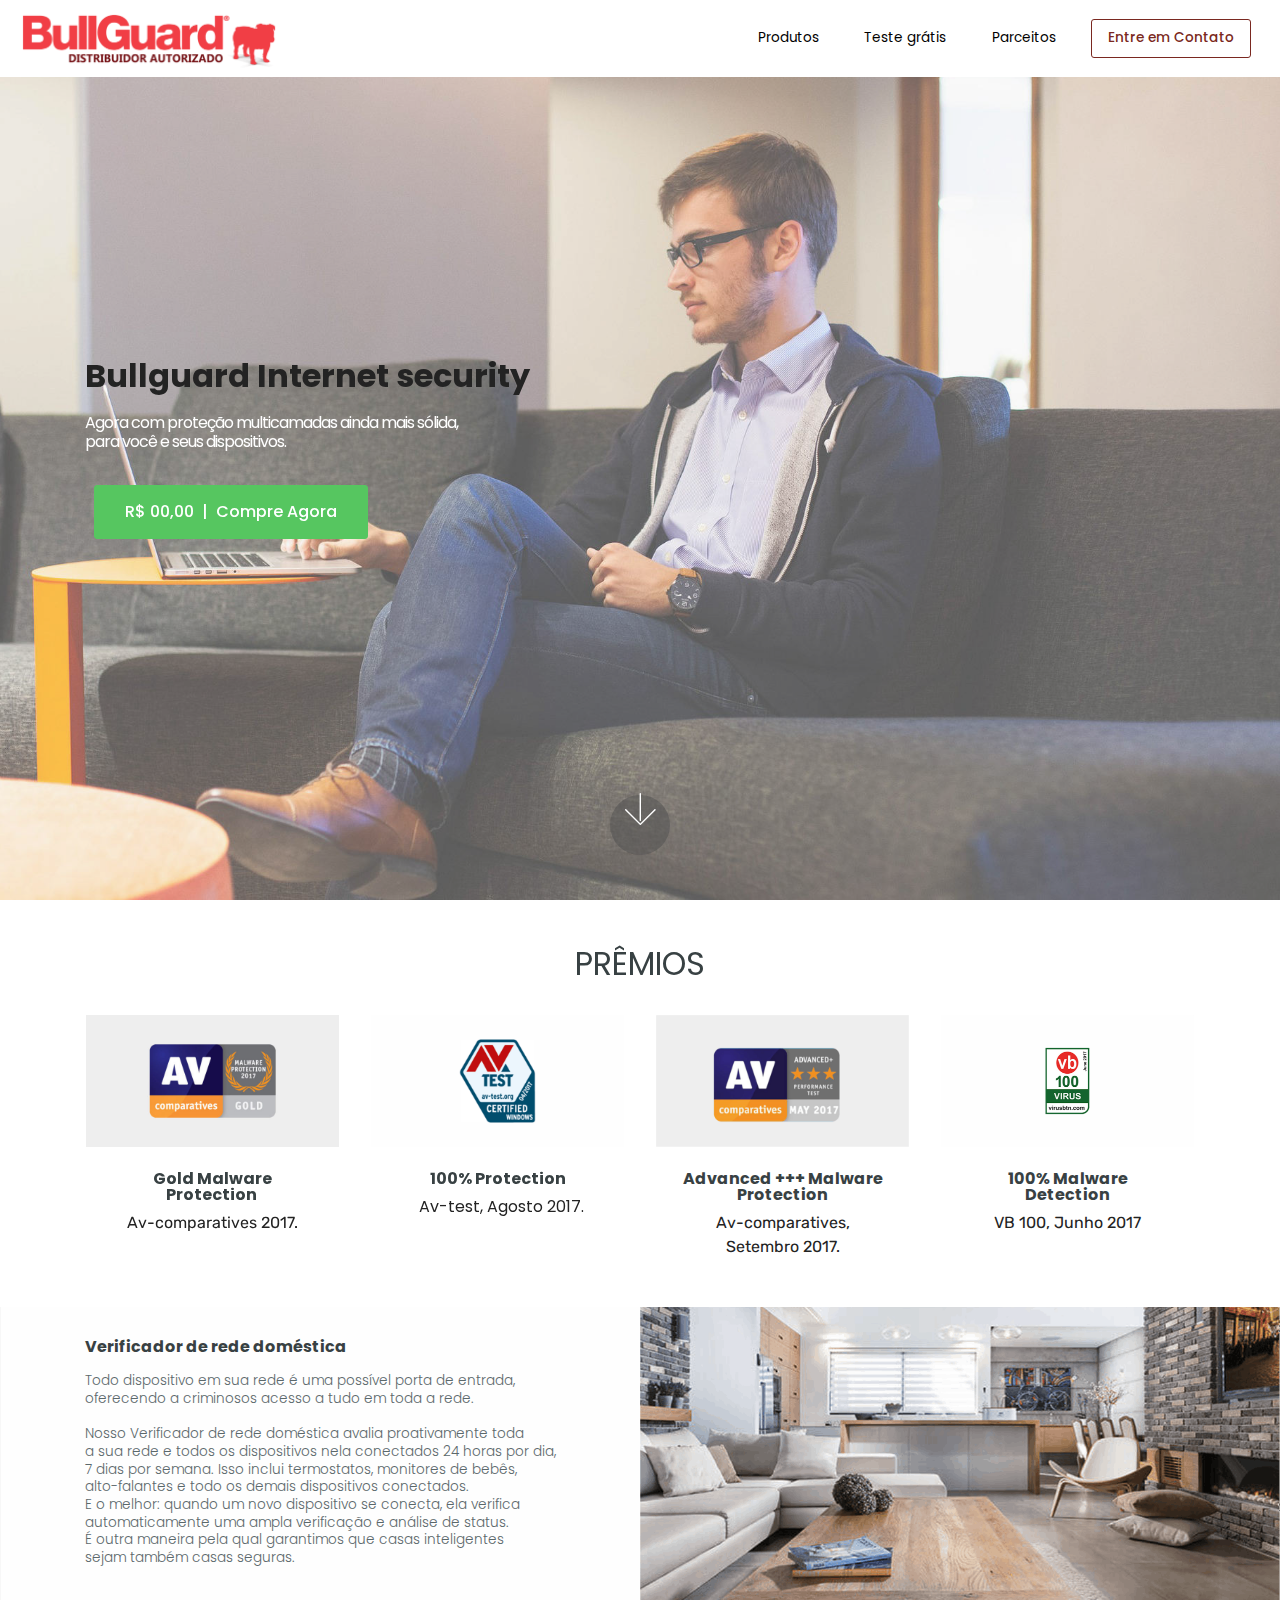
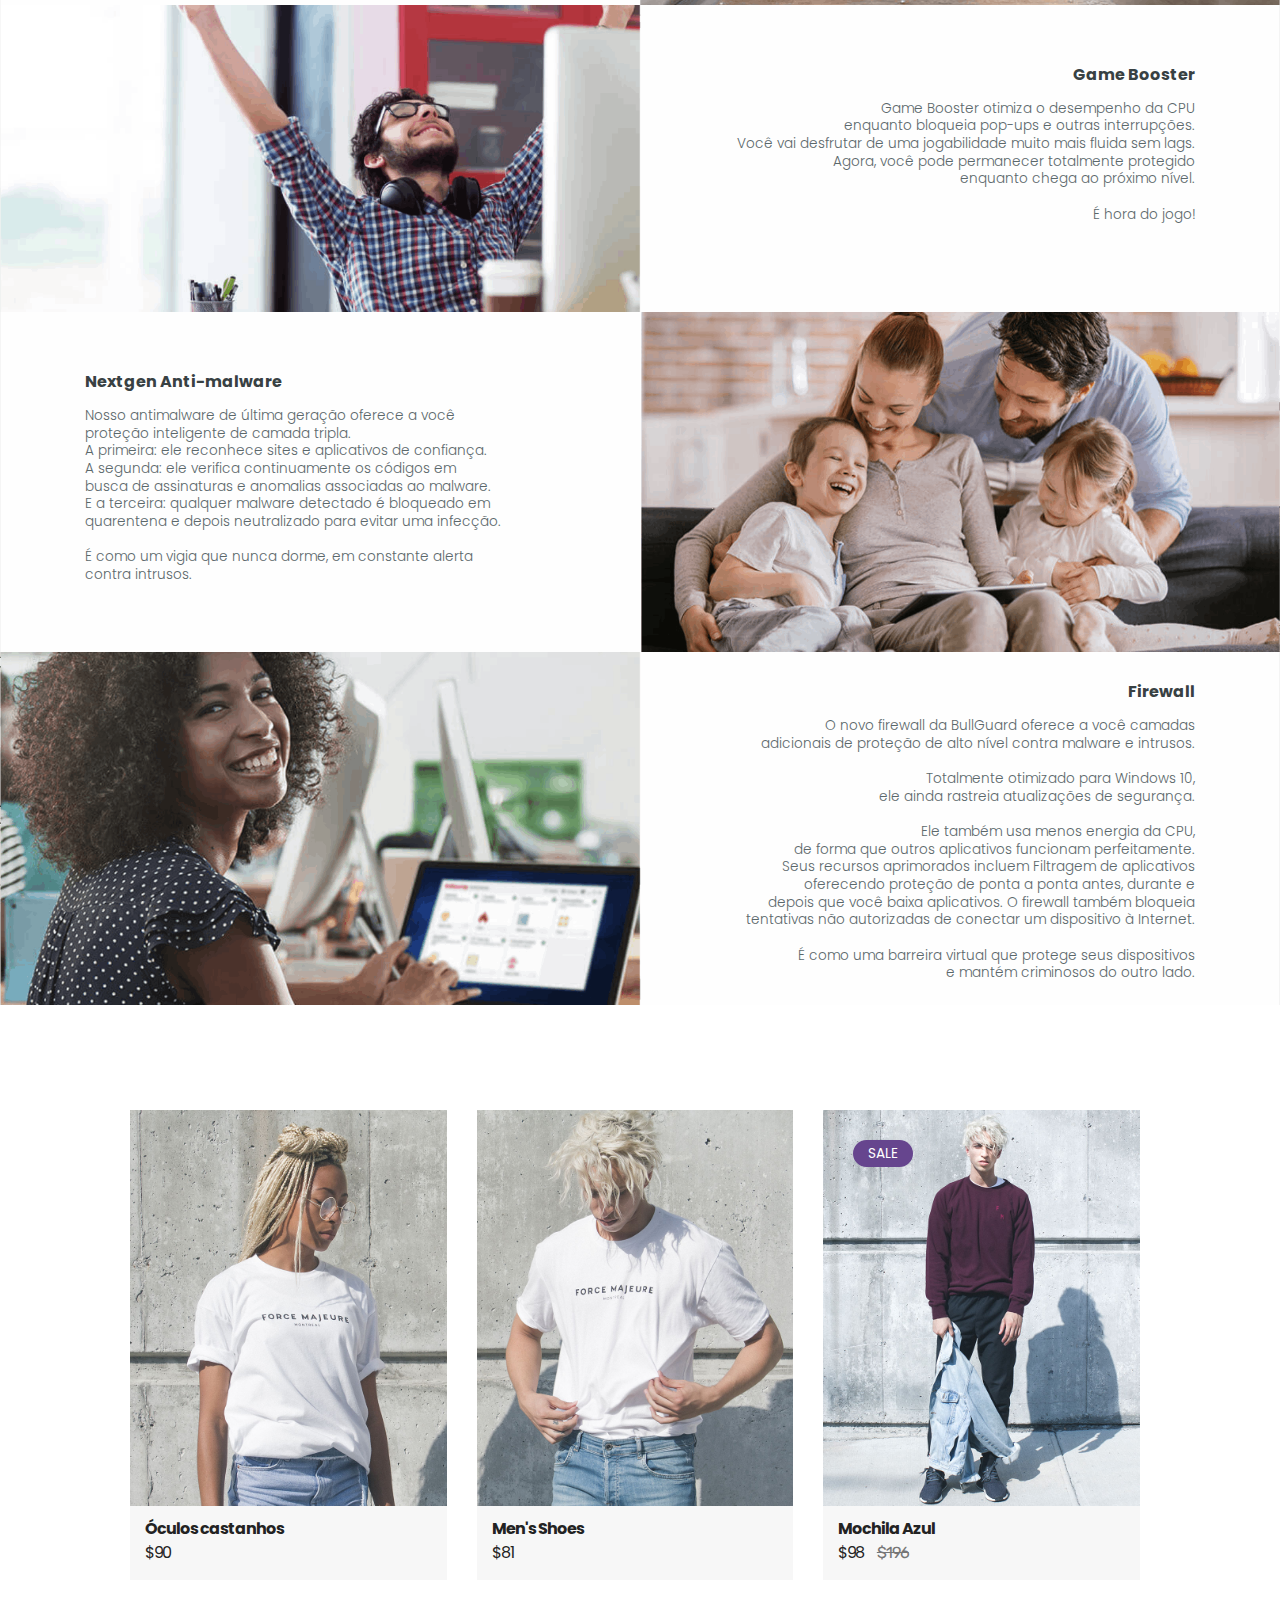
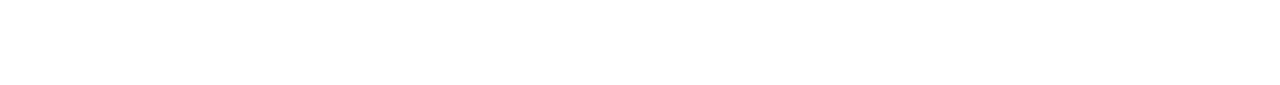
<file: index.html>
<!DOCTYPE html>
<html >
<head>
  <!-- Site made with Mobirise Website Builder v4.8.1, https://mobirise.com -->
  <meta charset="UTF-8">
  <meta http-equiv="X-UA-Compatible" content="IE=edge">
  <meta name="generator" content="Mobirise v4.8.1, mobirise.com">
  <meta name="viewport" content="width=device-width, initial-scale=1, minimum-scale=1">
  <link rel="shortcut icon" href="assets/images/bullguard-dog-128x118.png" type="image/x-icon">
  <meta name="description" content="">
  <title>Bullguard Brasil </title>
  <link rel="stylesheet" href="assets/web/assets/mobirise-icons/mobirise-icons.css">
  <link rel="stylesheet" href="assets/bootstrap/css/bootstrap.min.css">
  <link rel="stylesheet" href="assets/bootstrap/css/bootstrap-grid.min.css">
  <link rel="stylesheet" href="assets/bootstrap/css/bootstrap-reboot.min.css">
  <link rel="stylesheet" href="assets/socicon/css/styles.css">
  <link rel="stylesheet" href="assets/dropdown/css/style.css">
  <link rel="stylesheet" href="assets/theme/css/style.css">
  <link rel="stylesheet" href="assets/gallery/style.css">
  <link rel="stylesheet" href="assets/mobirise/css/mbr-additional.css" type="text/css">
  
  
  
</head>
<body>
  <section class="menu cid-qSAZJivwjg" once="menu" id="menu1-2" data-sortbtn="btn-primary">

    
    

    <nav class="navbar navbar-dropdown navbar-fixed-top navbar-expand-lg">
        <div class="navbar-brand">
            <span class="navbar-logo">
                <a href="https://bullguardbrasil.com.br">
                    <img src="assets/images/logo-bullguard-com-partner-538x123.png" alt="Bullguard Brasil" title="" style="height: 3.8rem;">
                </a>
            </span>
            
        </div>
        <button class="navbar-toggler" type="button" data-toggle="collapse" data-target="#navbarSupportedContent" aria-controls="navbarNavAltMarkup" aria-expanded="false" aria-label="Toggle navigation">
            <div class="hamburger">
                <span></span>
                <span></span>
                <span></span>
                <span></span>
            </div>
        </button>
      <div class="collapse navbar-collapse" id="navbarSupportedContent">
            <ul class="navbar-nav nav-dropdown" data-app-modern-menu="true"><li class="nav-item">
                    <a class="nav-link link text-black display-4" href="https://mobirise.com">Produtos</a>
                </li>
                <li class="nav-item">
                    <a class="nav-link link text-black display-4" href="https://mobirise.com">
                        Teste grátis</a>
                </li>
                <li class="nav-item">
                    <a class="nav-link link text-black display-4" href="https://mobirise.com">Parceitos</a>
                </li></ul>
            
            <div class="navbar-buttons mbr-section-btn"><a class="btn btn-sm btn-secondary-outline display-4" href="https://mobirise.com">Entre em Contato</a></div>
      </div>
    </nav>
</section>

<section class="header5 cid-qY4u7zsCFh mbr-fullscreen mbr-parallax-background" id="header5-d" data-sortbtn="btn-primary">

    

    <div class="mbr-overlay" style="opacity: 0.3;">
    </div>

    <div class="container align-left">
        <div class="row justify-content-center mbr-white">
                <div class="mbr-white col-md-12">
                    <h4 class="mbr-section-subtitle mbr-fonts-style align-left pb-2 display-2"><strong>Bullguard Internet security</strong></h4>
                    <h1 class="mbr-section-title mbr-white mbr-fonts-style align-left mbr-bold display-5"><span style="font-weight: normal;">Agora com proteção multicamadas ainda mais sólida,</span><br><span style="font-weight: normal;">para você e seus dispositivos.</span><span style="font-weight: normal;"><br><br></span></h1>
                    
                    <div class="mbr-section-btn align-left"><a class="btn btn-lg btn-danger display-5">R$ 00,00 &nbsp;| &nbsp;Compre Agora</a></div>
                </div>
            </div>
        </div>
    
    <div class="mbr-arrow hidden-sm-down" aria-hidden="true">
        <a href="#next">
            <i class="mbri-down mbr-iconfont"></i>
        </a>
    </div>
</section>

<section class="features19 cid-qSB4jKmDL1" id="features12-6" data-sortbtn="btn-primary">

    

    
    <div class="container">
        <h2 class="mbr-section-title align-left mbr-fonts-style mbr-bold display-2"><span style="font-weight: normal;">PRÊMIOS</span></h2>

        
        <div class="row justify-content-center align-items-start">
            
            <div class="card px-3 py-4 col-md-6 col-lg-3">
                <div class="card-wrapper flip-card">
                    <div class="card-img">
                        <img src="assets/images/av-comparatives-award-1-696x362.jpg" alt="Mobirise" title="">
                        
                    </div>
                    <div class="card-box">
                        <h3 class="mbr-title mbr-fonts-style mbr-bold mbr-black align-center display-5">Gold Malware Protection&nbsp;</h3>
                        <p class="mbr-card-text mbr-fonts-style align-center display-7">Av-comparatives 2017.
                        </p>
                        
                    </div>
                </div>
            </div>

            <div class="card px-3 py-4 col-md-6 col-lg-3">
                <div class="card-wrapper flip-card">
                    <div class="card-img">
                        <img src="assets/images/av-test-696x362.png" alt="Mobirise" title="">
                        
                    </div>
                    <div class="card-box">
                        <h3 class="mbr-title mbr-fonts-style mbr-bold mbr-black align-center display-5">
                            100% Protection</h3>
                        <p class="mbr-card-text mbr-fonts-style align-center display-7"></p><p>&nbsp; &nbsp; &nbsp; Av-test, Agosto 2017.</p><p></p>
                        
                    </div>
                </div>
            </div>

            <div class="card px-3 py-4 col-md-6 col-lg-3">
                <div class="card-wrapper flip-card">
                    <div class="card-img">
                        <img src="assets/images/av-sept-696x362.png" alt="Mobirise" title="">
                        
                    </div>
                    <div class="card-box">
                        <h3 class="mbr-title mbr-fonts-style mbr-bold mbr-black align-center display-5">
                            Advanced +++ Malware Protection</h3>
                        <p class="mbr-card-text mbr-fonts-style align-center display-7">
                            Av-comparatives, Setembro 2017.
                        </p>
                        
                    </div>
                </div>
            </div>

            <div class="card px-3 py-4 col-md-6 col-lg-3">
                <div class="card-wrapper flip-card">
                    <div class="card-img">
                        <img src="assets/images/vb-june-506x263.png" alt="Mobirise" title="">
                        
                    </div>
                    <div class="card-box">
                        <h3 class="mbr-title mbr-fonts-style mbr-bold mbr-black align-center display-5">
                            100% Malware Detection</h3>
                        <p class="mbr-card-text mbr-fonts-style align-center display-7">
                            VB 100, Junho 2017</p>
                        
                    </div>
                </div>
            </div>
        </div>
    </div>
</section>

<section class="cid-qY6hgXhH9L" id="content9-o" data-sortbtn="btn-primary">

    

    
    <div class="container">
        <div class="row justify-content-center">
            <div class="col-12 col-md-12 align-center">
                <h2 class="mbr-section-title align-left mbr-fonts-style mbr-bold mbr-white display-5">
                    Verificador de rede doméstica&nbsp;</h2>
                <h3 class="mbr-section-subtitle align-left mbr-fonts-style mbr-white pt-2 display-4"><div>Todo dispositivo em sua rede é uma possível porta de entrada,</div><div>oferecendo a criminosos acesso a tudo em toda a rede.</div><br><div> Nosso Verificador de rede doméstica avalia proativamente toda</div><div>a sua rede e todos os dispositivos nela conectados 24 horas por dia,</div><div> 7 dias por semana. Isso inclui termostatos, monitores de bebês,</div><div>alto-falantes e todo os demais dispositivos conectados. 
</div><div>
</div><div>E o melhor: quando um novo dispositivo se conecta, ela verifica</div><div>automaticamente uma ampla verificação e análise de status.</div><div>É outra maneira pela qual garantimos que casas inteligentes</div><div> sejam também casas seguras.</div></h3>
            </div>
        </div>
    </div>
</section>

<section class="cid-qY72fdJV5K" id="content9-s" data-sortbtn="btn-primary">

    

    
    <div class="container">
        <div class="row justify-content-center">
            <div class="col-12 col-md-12 align-center">
                <h2 class="mbr-section-title align-left mbr-fonts-style mbr-bold mbr-white display-5">
                    Game Booster</h2>
                <h3 class="mbr-section-subtitle align-left mbr-fonts-style mbr-white pt-2 display-4">Game Booster otimiza o desempenho da CPU <br>enquanto bloqueia pop-ups e outras interrupções. 
<div>
</div><div>Você vai desfrutar de uma jogabilidade muito mais fluida sem lags.</div><div>Agora, você pode permanecer totalmente protegido</div><div>enquanto chega ao próximo nível.</div><br><div>É hora do jogo!</div><br><div><br></div></h3>
            </div>
        </div>
    </div>
</section>

<section class="cid-qY71PbhGgN" id="content9-q" data-sortbtn="btn-primary">

    

    
    <div class="container">
        <div class="row justify-content-center">
            <div class="col-12 col-md-12 align-center">
                <h2 class="mbr-section-title align-left mbr-fonts-style mbr-bold mbr-white display-5">
                    Nextgen Anti-malware&nbsp;</h2>
                <h3 class="mbr-section-subtitle align-left mbr-fonts-style mbr-white pt-2 display-4"><div>Nosso antimalware de última geração oferece a você</div><div> proteção inteligente de camada tripla.&nbsp;
</div><div>
</div><div>A primeira: ele reconhece sites e aplicativos de confiança.&nbsp;
</div><div>
</div><div>A segunda: ele verifica continuamente os códigos em </div><div>busca de assinaturas e anomalias associadas ao malware. &nbsp;</div><div>
</div><div>E a terceira: qualquer malware detectado é bloqueado em</div><div> quarentena e depois neutralizado para evitar uma infecção.</div><br><div> É como um vigia que nunca dorme, em constante alerta</div><div> contra intrusos.</div></h3>
            </div>
        </div>
    </div>
</section>

<section class="cid-qY74RbSVhR" id="content9-t" data-sortbtn="btn-primary">

    

    
    <div class="container">
        <div class="row justify-content-center">
            <div class="col-12 col-md-12 align-center">
                <h2 class="mbr-section-title align-left mbr-fonts-style mbr-bold mbr-white display-5">
                    Firewall</h2>
                <h3 class="mbr-section-subtitle align-left mbr-fonts-style mbr-white pt-2 display-4">O novo firewall da BullGuard oferece a você camadas<br> adicionais de proteção de alto nível contra malware e intrusos.<br> <br>Totalmente otimizado para Windows 10, <br>ele ainda rastreia atualizações de segurança.<br> <br>Ele também usa menos energia da CPU, <br>de forma que outros aplicativos funcionam perfeitamente. 
<div>
</div><div>Seus recursos aprimorados incluem Filtragem de aplicativos</div><div>&nbsp;oferecendo proteção de ponta a ponta antes, durante e</div><div>depois que você baixa aplicativos. O firewall também bloqueia</div><div>tentativas não autorizadas de conectar um dispositivo à Internet.</div><div><br></div><div>É como uma barreira virtual que protege seus dispositivos</div><div> e mantém criminosos do outro lado.</div></h3>
            </div>
        </div>
    </div>
</section>

<section class="mbr-gallery cid-r2r6YqF19a" id="shop1-13" data-sortbtn="btn-primary">

    

    <!-- <div class="big-container"> -->
    <div class="container">
        <div class="mbr-shop" show-sidebar=""><!-- Shop Gallery --><div class="row col-md-12"><div class="wrapper-shop-items col-md-12"><div class="mbr-gallery-row"><div><div class="shop-items"><div class="mbr-gallery-item" data-tags="Impressionante" data-slide-to="0" data-seller="false" data-price="90" data-oldprice="180"><div class="item_overlay" data-toggle="modal"></div><div class="galleryItem" data-toggle="modal"><div class="style_overlay"></div><div class="img_wraper"><img src="assets/images/shop0.jpg"></div><span class="onsale mbr-fonts-style display-4" data-onsale="false" style="display: none;">SALE</span><div class="sidebar_wraper"><h4 class="item-title mbr-fonts-style mbr-text display-5">Óculos castanhos</h4><div class="price-block"><span class="shop-item-price mbr-fonts-style display-5">$90</span><span class="oldprice mbr-fonts-style display-7" style="display: none;">$180</span></div><div class="card-description">Calçados casuais (entre em contato para Tamanho)<br><br><ul><li>Tecido com textura leve</li> <li>Decote V Arredondado</li> <li>Pom pom trims</li> <li>Ajuste regular - verdadeiro ao tamanho</li></ul> <br>Única casa Bureau autor, mas saia do vulputate.
Estresse alvo temperatura do vale, que se formou um monte de maquiagem.<br><br>Product code: <strong>385DDF5p</strong></div><div class="mbr-section-btn" buttons="0" style="display: none;"><a href="https://mobirise.com" class="btn btn-primary display-7">Compre!</a></div></div></div></div><div class="mbr-gallery-item" data-tags="Maravilhoso" data-slide-to="1" data-seller="false" data-price="81" data-oldprice="162"><div class="item_overlay" data-toggle="modal"></div><div class="galleryItem" data-toggle="modal"><div class="style_overlay"></div><div class="img_wraper"><img src="assets/images/shop1.jpg"></div><span class="onsale mbr-fonts-style display-4" data-onsale="false" style="display: none;">SALE</span><div class="sidebar_wraper"><h4 class="item-title mbr-fonts-style mbr-text display-5">Men's Shoes</h4><div class="price-block"><span class="shop-item-price mbr-fonts-style display-5">$81</span><span class="oldprice mbr-fonts-style display-7" style="display: none;">$162</span></div><div class="card-description">Calçados casuais (entre em contato para Tamanho)<br><br><ul><li>Tecido com textura leve</li> <li>Decote V Arredondado</li> <li>Pom pom trims</li> <li>Ajuste regular - verdadeiro ao tamanho</li></ul> <br>Única casa Bureau autor, mas saia do vulputate.
Estresse alvo temperatura do vale, que se formou um monte de maquiagem.<br><br>Product code: <strong>385DDF5p</strong></div><div class="mbr-section-btn" buttons="0" style="display: none;"><a href="https://mobirise.com" class="btn btn-primary display-7">Compre!</a></div></div></div></div><div class="mbr-gallery-item" data-tags="Criativo" data-slide-to="2" data-seller="false" data-price="98" data-oldprice="196"><div class="item_overlay" data-toggle="modal"></div><div class="galleryItem" data-toggle="modal"><div class="style_overlay"></div><div class="img_wraper"><img src="assets/images/shop2.jpg"></div><span class="onsale mbr-fonts-style display-4" data-onsale="true">SALE</span><div class="sidebar_wraper"><h4 class="item-title mbr-fonts-style mbr-text display-5">Mochila Azul</h4><div class="price-block"><span class="shop-item-price mbr-fonts-style display-5">$98</span><span class="oldprice mbr-fonts-style display-7">$196</span></div><div class="card-description">Calçados casuais (entre em contato para Tamanho)<br><br><ul><li>Tecido com textura leve</li> <li>Decote V Arredondado</li> <li>Pom pom trims</li> <li>Ajuste regular - verdadeiro ao tamanho</li></ul> <br>Única casa Bureau autor, mas saia do vulputate.
Estresse alvo temperatura do vale, que se formou um monte de maquiagem.<br><br>Product code: <strong>385DDF5p</strong></div><div class="mbr-section-btn" buttons="0" style="display: none;"><a href="https://mobirise.com" class="btn btn-primary display-7">Compre!</a></div></div></div></div></div></div><div class="clearfix"></div></div></div></div><!-- Lightbox --><div class="shopItemsModal_wraper" style="z-index: 100;"><div class="shopItemsModalBg"></div><div class="shopItemsModal row"><div class="col-md-6 image-modal"></div><div class="col-md-6 text-modal"></div><div class="closeModal"><div class="close-modal-wrapper"></div></div></div></div></div>
    </div>

</section>


  <script src="assets/web/assets/jquery/jquery.min.js"></script>
  <script src="assets/popper/popper.min.js"></script>
  <script src="assets/bootstrap/js/bootstrap.min.js"></script>
  <script src="assets/smoothscroll/smooth-scroll.js"></script>
  <script src="assets/parallax/jarallax.min.js"></script>
  <script src="assets/touchswipe/jquery.touch-swipe.min.js"></script>
  <script src="assets/mobirise-shop/script.js"></script>
  <script src="assets/dropdown/js/script.min.js"></script>
  <script src="assets/theme/js/script.js"></script>
  <script src="assets/gallery/player.min.js"></script>
  <script src="assets/gallery/script.js"></script>
  
  
 <div id="scrollToTop" class="scrollToTop mbr-arrow-up"><a style="text-align: center;"><i></i></a></div>
  </body>
</html>
</file>
<file: assets/web/assets/mobirise-icons/mobirise-icons.css>
@font-face {
  font-family: 'MobiriseIcons';
  src:  url('mobirise-icons.eot?spat4u');
  src:  url('mobirise-icons.eot?spat4u#iefix') format('embedded-opentype'),
    url('mobirise-icons.ttf?spat4u') format('truetype'),
    url('mobirise-icons.woff?spat4u') format('woff'),
    url('mobirise-icons.svg?spat4u#MobiriseIcons') format('svg');
  font-weight: normal;
  font-style: normal;
}

[class^="mbri-"], [class*=" mbri-"] {
  /* use !important to prevent issues with browser extensions that change fonts */
  font-family: MobiriseIcons !important;
  speak: none;
  font-style: normal;
  font-weight: normal;
  font-variant: normal;
  text-transform: none;
  line-height: 1;

  /* Better Font Rendering =========== */
  -webkit-font-smoothing: antialiased;
  -moz-osx-font-smoothing: grayscale;
}

.mbri-add-submenu:before {
  content: "\e900";
}
.mbri-alert:before {
  content: "\e901";
}
.mbri-align-center:before {
  content: "\e902";
}
.mbri-align-justify:before {
  content: "\e903";
}
.mbri-align-left:before {
  content: "\e904";
}
.mbri-align-right:before {
  content: "\e905";
}
.mbri-android:before {
  content: "\e906";
}
.mbri-apple:before {
  content: "\e907";
}
.mbri-arrow-down:before {
  content: "\e908";
}
.mbri-arrow-next:before {
  content: "\e909";
}
.mbri-arrow-prev:before {
  content: "\e90a";
}
.mbri-arrow-up:before {
  content: "\e90b";
}
.mbri-bold:before {
  content: "\e90c";
}
.mbri-bookmark:before {
  content: "\e90d";
}
.mbri-bootstrap:before {
  content: "\e90e";
}
.mbri-briefcase:before {
  content: "\e90f";
}
.mbri-browse:before {
  content: "\e910";
}
.mbri-bulleted-list:before {
  content: "\e911";
}
.mbri-calendar:before {
  content: "\e912";
}
.mbri-camera:before {
  content: "\e913";
}
.mbri-cart-add:before {
  content: "\e914";
}
.mbri-cart-full:before {
  content: "\e915";
}
.mbri-cash:before {
  content: "\e916";
}
.mbri-change-style:before {
  content: "\e917";
}
.mbri-chat:before {
  content: "\e918";
}
.mbri-clock:before {
  content: "\e919";
}
.mbri-close:before {
  content: "\e91a";
}
.mbri-cloud:before {
  content: "\e91b";
}
.mbri-code:before {
  content: "\e91c";
}
.mbri-contact-form:before {
  content: "\e91d";
}
.mbri-credit-card:before {
  content: "\e91e";
}
.mbri-cursor-click:before {
  content: "\e91f";
}
.mbri-cust-feedback:before {
  content: "\e920";
}
.mbri-database:before {
  content: "\e921";
}
.mbri-delivery:before {
  content: "\e922";
}
.mbri-desktop:before {
  content: "\e923";
}
.mbri-devices:before {
  content: "\e924";
}
.mbri-down:before {
  content: "\e925";
}
.mbri-download:before {
  content: "\e989";
}
.mbri-drag-n-drop:before {
  content: "\e927";
}
.mbri-drag-n-drop2:before {
  content: "\e928";
}
.mbri-edit:before {
  content: "\e929";
}
.mbri-edit2:before {
  content: "\e92a";
}
.mbri-error:before {
  content: "\e92b";
}
.mbri-extension:before {
  content: "\e92c";
}
.mbri-features:before {
  content: "\e92d";
}
.mbri-file:before {
  content: "\e92e";
}
.mbri-flag:before {
  content: "\e92f";
}
.mbri-folder:before {
  content: "\e930";
}
.mbri-gift:before {
  content: "\e931";
}
.mbri-github:before {
  content: "\e932";
}
.mbri-globe:before {
  content: "\e933";
}
.mbri-globe-2:before {
  content: "\e934";
}
.mbri-growing-chart:before {
  content: "\e935";
}
.mbri-hearth:before {
  content: "\e936";
}
.mbri-help:before {
  content: "\e937";
}
.mbri-home:before {
  content: "\e938";
}
.mbri-hot-cup:before {
  content: "\e939";
}
.mbri-idea:before {
  content: "\e93a";
}
.mbri-image-gallery:before {
  content: "\e93b";
}
.mbri-image-slider:before {
  content: "\e93c";
}
.mbri-info:before {
  content: "\e93d";
}
.mbri-italic:before {
  content: "\e93e";
}
.mbri-key:before {
  content: "\e93f";
}
.mbri-laptop:before {
  content: "\e940";
}
.mbri-layers:before {
  content: "\e941";
}
.mbri-left-right:before {
  content: "\e942";
}
.mbri-left:before {
  content: "\e943";
}
.mbri-letter:before {
  content: "\e944";
}
.mbri-like:before {
  content: "\e945";
}
.mbri-link:before {
  content: "\e946";
}
.mbri-lock:before {
  content: "\e947";
}
.mbri-login:before {
  content: "\e948";
}
.mbri-logout:before {
  content: "\e949";
}
.mbri-magic-stick:before {
  content: "\e94a";
}
.mbri-map-pin:before {
  content: "\e94b";
}
.mbri-menu:before {
  content: "\e94c";
}
.mbri-mobile:before {
  content: "\e94d";
}
.mbri-mobile2:before {
  content: "\e94e";
}
.mbri-mobirise:before {
  content: "\e94f";
}
.mbri-more-horizontal:before {
  content: "\e950";
}
.mbri-more-vertical:before {
  content: "\e951";
}
.mbri-music:before {
  content: "\e952";
}
.mbri-new-file:before {
  content: "\e953";
}
.mbri-numbered-list:before {
  content: "\e954";
}
.mbri-opened-folder:before {
  content: "\e955";
}
.mbri-pages:before {
  content: "\e956";
}
.mbri-paper-plane:before {
  content: "\e957";
}
.mbri-paperclip:before {
  content: "\e958";
}
.mbri-photo:before {
  content: "\e959";
}
.mbri-photos:before {
  content: "\e95a";
}
.mbri-pin:before {
  content: "\e95b";
}
.mbri-play:before {
  content: "\e95c";
}
.mbri-plus:before {
  content: "\e95d";
}
.mbri-preview:before {
  content: "\e95e";
}
.mbri-print:before {
  content: "\e95f";
}
.mbri-protect:before {
  content: "\e960";
}
.mbri-question:before {
  content: "\e961";
}
.mbri-quote-left:before {
  content: "\e962";
}
.mbri-quote-right:before {
  content: "\e963";
}
.mbri-refresh:before {
  content: "\e964";
}
.mbri-responsive:before {
  content: "\e965";
}
.mbri-right:before {
  content: "\e966";
}
.mbri-rocket:before {
  content: "\e967";
}
.mbri-sad-face:before {
  content: "\e968";
}
.mbri-sale:before {
  content: "\e969";
}
.mbri-save:before {
  content: "\e96a";
}
.mbri-search:before {
  content: "\e96b";
}
.mbri-setting:before {
  content: "\e96c";
}
.mbri-setting2:before {
  content: "\e96d";
}
.mbri-setting3:before {
  content: "\e96e";
}
.mbri-share:before {
  content: "\e96f";
}
.mbri-shopping-bag:before {
  content: "\e970";
}
.mbri-shopping-basket:before {
  content: "\e971";
}
.mbri-shopping-cart:before {
  content: "\e972";
}
.mbri-sites:before {
  content: "\e973";
}
.mbri-smile-face:before {
  content: "\e974";
}
.mbri-speed:before {
  content: "\e975";
}
.mbri-star:before {
  content: "\e976";
}
.mbri-success:before {
  content: "\e977";
}
.mbri-sun:before {
  content: "\e978";
}
.mbri-sun2:before {
  content: "\e979";
}
.mbri-tablet:before {
  content: "\e97a";
}
.mbri-tablet-vertical:before {
  content: "\e97b";
}
.mbri-target:before {
  content: "\e97c";
}
.mbri-timer:before {
  content: "\e97d";
}
.mbri-to-ftp:before {
  content: "\e97e";
}
.mbri-to-local-drive:before {
  content: "\e97f";
}
.mbri-touch-swipe:before {
  content: "\e980";
}
.mbri-touch:before {
  content: "\e981";
}
.mbri-trash:before {
  content: "\e982";
}
.mbri-underline:before {
  content: "\e983";
}
.mbri-unlink:before {
  content: "\e984";
}
.mbri-unlock:before {
  content: "\e985";
}
.mbri-up-down:before {
  content: "\e986";
}
.mbri-up:before {
  content: "\e987";
}
.mbri-update:before {
  content: "\e988";
}
.mbri-upload:before {
 content: "\e926"; 
}
.mbri-user:before {
  content: "\e98a";
}
.mbri-user2:before {
  content: "\e98b";
}
.mbri-users:before {
  content: "\e98c";
}
.mbri-video:before {
  content: "\e98d";
}
.mbri-video-play:before {
  content: "\e98e";
}
.mbri-watch:before {
  content: "\e98f";
}
.mbri-website-theme:before {
  content: "\e990";
}
.mbri-wifi:before {
  content: "\e991";
}
.mbri-windows:before {
  content: "\e992";
}
.mbri-zoom-out:before {
  content: "\e993";
}
.mbri-redo:before {
  content: "\e994";
}
.mbri-undo:before {
  content: "\e995";
}
</file>
<file: assets/socicon/css/styles.css>
@charset "UTF-8";

@font-face {
  font-family: "socicon";
  src:url("../fonts/socicon.eot");
  src:url("../fonts/socicon.eot?#iefix") format("embedded-opentype"),
    url("../fonts/socicon.woff") format("woff"),
    url("../fonts/socicon.ttf") format("truetype"),
    url("../fonts/socicon.svg#socicon") format("svg");
  font-weight: normal;
  font-style: normal;

}

[data-icon]:before {
  font-family: "socicon" !important;
  content: attr(data-icon);
  font-style: normal !important;
  font-weight: normal !important;
  font-variant: normal !important;
  text-transform: none !important;
  speak: none;
  line-height: 1;
  -webkit-font-smoothing: antialiased;
  -moz-osx-font-smoothing: grayscale;
}

[class^="socicon-"]:before,
[class*=" socicon-"]:before {
  font-family: "socicon" !important;
  font-style: normal !important;
  font-weight: normal !important;
  font-variant: normal !important;
  text-transform: none !important;
  speak: none;
  line-height: 1;
  -webkit-font-smoothing: antialiased;
  -moz-osx-font-smoothing: grayscale;
}

.socicon-modelmayhem:before {
  content: "\e000";
}
.socicon-mixcloud:before {
  content: "\e001";
}
.socicon-drupal:before {
  content: "\e002";
}
.socicon-swarm:before {
  content: "\e003";
}
.socicon-istock:before {
  content: "\e004";
}
.socicon-yammer:before {
  content: "\e005";
}
.socicon-ello:before {
  content: "\e006";
}
.socicon-stackoverflow:before {
  content: "\e007";
}
.socicon-persona:before {
  content: "\e008";
}
.socicon-triplej:before {
  content: "\e009";
}
.socicon-houzz:before {
  content: "\e00a";
}
.socicon-rss:before {
  content: "\e00b";
}
.socicon-paypal:before {
  content: "\e00c";
}
.socicon-odnoklassniki:before {
  content: "\e00d";
}
.socicon-airbnb:before {
  content: "\e00e";
}
.socicon-periscope:before {
  content: "\e00f";
}
.socicon-outlook:before {
  content: "\e010";
}
.socicon-coderwall:before {
  content: "\e011";
}
.socicon-tripadvisor:before {
  content: "\e012";
}
.socicon-appnet:before {
  content: "\e013";
}
.socicon-goodreads:before {
  content: "\e014";
}
.socicon-tripit:before {
  content: "\e015";
}
.socicon-lanyrd:before {
  content: "\e016";
}
.socicon-slideshare:before {
  content: "\e017";
}
.socicon-buffer:before {
  content: "\e018";
}
.socicon-disqus:before {
  content: "\e019";
}
.socicon-vkontakte:before {
  content: "\e01a";
}
.socicon-whatsapp:before {
  content: "\e01b";
}
.socicon-patreon:before {
  content: "\e01c";
}
.socicon-storehouse:before {
  content: "\e01d";
}
.socicon-pocket:before {
  content: "\e01e";
}
.socicon-mail:before {
  content: "\e01f";
}
.socicon-blogger:before {
  content: "\e020";
}
.socicon-technorati:before {
  content: "\e021";
}
.socicon-reddit:before {
  content: "\e022";
}
.socicon-dribbble:before {
  content: "\e023";
}
.socicon-stumbleupon:before {
  content: "\e024";
}
.socicon-digg:before {
  content: "\e025";
}
.socicon-envato:before {
  content: "\e026";
}
.socicon-behance:before {
  content: "\e027";
}
.socicon-delicious:before {
  content: "\e028";
}
.socicon-deviantart:before {
  content: "\e029";
}
.socicon-forrst:before {
  content: "\e02a";
}
.socicon-play:before {
  content: "\e02b";
}
.socicon-zerply:before {
  content: "\e02c";
}
.socicon-wikipedia:before {
  content: "\e02d";
}
.socicon-apple:before {
  content: "\e02e";
}
.socicon-flattr:before {
  content: "\e02f";
}
.socicon-github:before {
  content: "\e030";
}
.socicon-renren:before {
  content: "\e031";
}
.socicon-friendfeed:before {
  content: "\e032";
}
.socicon-newsvine:before {
  content: "\e033";
}
.socicon-identica:before {
  content: "\e034";
}
.socicon-bebo:before {
  content: "\e035";
}
.socicon-zynga:before {
  content: "\e036";
}
.socicon-steam:before {
  content: "\e037";
}
.socicon-xbox:before {
  content: "\e038";
}
.socicon-windows:before {
  content: "\e039";
}
.socicon-qq:before {
  content: "\e03a";
}
.socicon-douban:before {
  content: "\e03b";
}
.socicon-meetup:before {
  content: "\e03c";
}
.socicon-playstation:before {
  content: "\e03d";
}
.socicon-android:before {
  content: "\e03e";
}
.socicon-snapchat:before {
  content: "\e03f";
}
.socicon-twitter:before {
  content: "\e040";
}
.socicon-facebook:before {
  content: "\e041";
}
.socicon-googleplus:before {
  content: "\e042";
}
.socicon-pinterest:before {
  content: "\e043";
}
.socicon-foursquare:before {
  content: "\e044";
}
.socicon-yahoo:before {
  content: "\e045";
}
.socicon-skype:before {
  content: "\e046";
}
.socicon-yelp:before {
  content: "\e047";
}
.socicon-feedburner:before {
  content: "\e048";
}
.socicon-linkedin:before {
  content: "\e049";
}
.socicon-viadeo:before {
  content: "\e04a";
}
.socicon-xing:before {
  content: "\e04b";
}
.socicon-myspace:before {
  content: "\e04c";
}
.socicon-soundcloud:before {
  content: "\e04d";
}
.socicon-spotify:before {
  content: "\e04e";
}
.socicon-grooveshark:before {
  content: "\e04f";
}
.socicon-lastfm:before {
  content: "\e050";
}
.socicon-youtube:before {
  content: "\e051";
}
.socicon-vimeo:before {
  content: "\e052";
}
.socicon-dailymotion:before {
  content: "\e053";
}
.socicon-vine:before {
  content: "\e054";
}
.socicon-flickr:before {
  content: "\e055";
}
.socicon-500px:before {
  content: "\e056";
}
.socicon-wordpress:before {
  content: "\e058";
}
.socicon-tumblr:before {
  content: "\e059";
}
.socicon-twitch:before {
  content: "\e05a";
}
.socicon-8tracks:before {
  content: "\e05b";
}
.socicon-amazon:before {
  content: "\e05c";
}
.socicon-icq:before {
  content: "\e05d";
}
.socicon-smugmug:before {
  content: "\e05e";
}
.socicon-ravelry:before {
  content: "\e05f";
}
.socicon-weibo:before {
  content: "\e060";
}
.socicon-baidu:before {
  content: "\e061";
}
.socicon-angellist:before {
  content: "\e062";
}
.socicon-ebay:before {
  content: "\e063";
}
.socicon-imdb:before {
  content: "\e064";
}
.socicon-stayfriends:before {
  content: "\e065";
}
.socicon-residentadvisor:before {
  content: "\e066";
}
.socicon-google:before {
  content: "\e067";
}
.socicon-yandex:before {
  content: "\e068";
}
.socicon-sharethis:before {
  content: "\e069";
}
.socicon-bandcamp:before {
  content: "\e06a";
}
.socicon-itunes:before {
  content: "\e06b";
}
.socicon-deezer:before {
  content: "\e06c";
}
.socicon-telegram:before {
  content: "\e06e";
}
.socicon-openid:before {
  content: "\e06f";
}
.socicon-amplement:before {
  content: "\e070";
}
.socicon-viber:before {
  content: "\e071";
}
.socicon-zomato:before {
  content: "\e072";
}
.socicon-draugiem:before {
  content: "\e074";
}
.socicon-endomodo:before {
  content: "\e075";
}
.socicon-filmweb:before {
  content: "\e076";
}
.socicon-stackexchange:before {
  content: "\e077";
}
.socicon-wykop:before {
  content: "\e078";
}
.socicon-teamspeak:before {
  content: "\e079";
}
.socicon-teamviewer:before {
  content: "\e07a";
}
.socicon-ventrilo:before {
  content: "\e07b";
}
.socicon-younow:before {
  content: "\e07c";
}
.socicon-raidcall:before {
  content: "\e07d";
}
.socicon-mumble:before {
  content: "\e07e";
}
.socicon-medium:before {
  content: "\e06d";
}
.socicon-bebee:before {
  content: "\e07f";
}
.socicon-hitbox:before {
  content: "\e080";
}
.socicon-reverbnation:before {
  content: "\e081";
}
.socicon-formulr:before {
  content: "\e082";
}
.socicon-instagram:before {
  content: "\e057";
}
.socicon-battlenet:before {
  content: "\e083";
}
.socicon-chrome:before {
  content: "\e084";
}
.socicon-discord:before {
  content: "\e086";
}
.socicon-issuu:before {
  content: "\e087";
}
.socicon-macos:before {
  content: "\e088";
}
.socicon-firefox:before {
  content: "\e089";
}
.socicon-opera:before {
  content: "\e08d";
}
.socicon-keybase:before {
  content: "\e090";
}
.socicon-alliance:before {
  content: "\e091";
}
.socicon-livejournal:before {
  content: "\e092";
}
.socicon-googlephotos:before {
  content: "\e093";
}
.socicon-horde:before {
  content: "\e094";
}
.socicon-etsy:before {
  content: "\e095";
}
.socicon-zapier:before {
  content: "\e096";
}
.socicon-google-scholar:before {
  content: "\e097";
}
.socicon-researchgate:before {
  content: "\e098";
}
.socicon-wechat:before {
  content: "\e099";
}
.socicon-strava:before {
  content: "\e09a";
}
.socicon-line:before {
  content: "\e09b";
}
.socicon-lyft:before {
  content: "\e09c";
}
.socicon-uber:before {
  content: "\e09d";
}
.socicon-songkick:before {
  content: "\e09e";
}
.socicon-viewbug:before {
  content: "\e09f";
}
.socicon-googlegroups:before {
  content: "\e0a0";
}
.socicon-quora:before {
  content: "\e073";
}
.socicon-diablo:before {
  content: "\e085";
}
.socicon-blizzard:before {
  content: "\e0a1";
}
.socicon-hearthstone:before {
  content: "\e08b";
}
.socicon-heroes:before {
  content: "\e08a";
}
.socicon-overwatch:before {
  content: "\e08c";
}
.socicon-warcraft:before {
  content: "\e08e";
}
.socicon-starcraft:before {
  content: "\e08f";
}
.socicon-beam:before {
  content: "\e0a2";
}
.socicon-curse:before {
  content: "\e0a3";
}
.socicon-player:before {
  content: "\e0a4";
}
.socicon-streamjar:before {
  content: "\e0a5";
}
.socicon-nintendo:before {
  content: "\e0a6";
}
.socicon-hellocoton:before {
  content: "\e0a7";
}
</file>
<file: assets/dropdown/css/style.css>
.navbar-dropdown {
  left: 0;
  padding: 0;
  position: absolute;
  right: 0;
  top: 0;
  transition: all 0.45s ease;
  z-index: 1030;
  background: #282828; }
  .navbar-dropdown .navbar-logo {
    margin-right: 0.8rem;
    transition: margin 0.3s ease-in-out;
    vertical-align: middle; }
    .navbar-dropdown .navbar-logo img {
      height: 3.125rem;
      transition: all 0.3s ease-in-out; }
    .navbar-dropdown .navbar-logo.mbr-iconfont {
      font-size: 3.125rem;
      line-height: 3.125rem; }
  .navbar-dropdown .navbar-caption {
    font-weight: 700;
    white-space: normal;
    vertical-align: -4px;
    line-height: 3.125rem !important; }
    .navbar-dropdown .navbar-caption, .navbar-dropdown .navbar-caption:hover {
      color: inherit;
      text-decoration: none; }
  .navbar-dropdown .mbr-iconfont + .navbar-caption {
    vertical-align: -1px; }
  .navbar-dropdown.navbar-fixed-top {
    position: fixed; }
  .navbar-dropdown .navbar-brand span {
    vertical-align: -4px; }
  .navbar-dropdown.bg-color.transparent {
    background: none; }
  .navbar-dropdown.navbar-short .navbar-brand {
    padding: 0.625rem 0; }
    .navbar-dropdown.navbar-short .navbar-brand span {
      vertical-align: -1px; }
  .navbar-dropdown.navbar-short .navbar-caption {
    line-height: 2.375rem !important;
    vertical-align: -2px; }
  .navbar-dropdown.navbar-short .navbar-logo {
    margin-right: 0.5rem; }
    .navbar-dropdown.navbar-short .navbar-logo img {
      height: 2.375rem; }
    .navbar-dropdown.navbar-short .navbar-logo.mbr-iconfont {
      font-size: 2.375rem;
      line-height: 2.375rem; }
  .navbar-dropdown.navbar-short .mbr-table-cell {
    height: 3.625rem; }
  .navbar-dropdown .navbar-close {
    left: 0.6875rem;
    position: fixed;
    top: 0.75rem;
    z-index: 1000; }
  .navbar-dropdown .hamburger-icon {
    content: "";
    display: inline-block;
    vertical-align: middle;
    width: 16px;
    -webkit-box-shadow: 0 -6px 0 1px #282828,0 0 0 1px #282828,0 6px 0 1px #282828;
    -moz-box-shadow: 0 -6px 0 1px #282828,0 0 0 1px #282828,0 6px 0 1px #282828;
    box-shadow: 0 -6px 0 1px #282828,0 0 0 1px #282828,0 6px 0 1px #282828; }

.dropdown-menu .dropdown-toggle[data-toggle="dropdown-submenu"]::after {
  border-bottom: 0.35em solid transparent;
  border-left: 0.35em solid;
  border-right: 0;
  border-top: 0.35em solid transparent;
  margin-left: 0.3rem; }

.dropdown-menu .dropdown-item:focus {
  outline: 0; }

.nav-dropdown {
  font-size: 0.75rem;
  font-weight: 500;
  height: auto !important; }
  .nav-dropdown .nav-btn {
    padding-left: 1rem; }
  .nav-dropdown .link {
    margin: .667em 1.667em;
    font-weight: 500;
    padding: 0;
    transition: color .2s ease-in-out; }
    .nav-dropdown .link.dropdown-toggle {
      margin-right: 2.583em; }
      .nav-dropdown .link.dropdown-toggle::after {
        margin-left: .25rem;
        border-top: 0.35em solid;
        border-right: 0.35em solid transparent;
        border-left: 0.35em solid transparent;
        border-bottom: 0; }
      .nav-dropdown .link.dropdown-toggle[aria-expanded="true"] {
        margin: 0;
        padding: 0.667em 3.263em  0.667em 1.667em; }
  .nav-dropdown .link::after,
  .nav-dropdown .dropdown-item::after {
    color: inherit; }
  .nav-dropdown .btn {
    font-size: 0.75rem;
    font-weight: 700;
    letter-spacing: 0;
    margin-bottom: 0;
    padding-left: 1.25rem;
    padding-right: 1.25rem; }
  .nav-dropdown .dropdown-menu {
    border-radius: 0;
    border: 0;
    left: 0;
    margin: 0;
    padding-bottom: 1.25rem;
    padding-top: 1.25rem;
    position: relative; }
  .nav-dropdown .dropdown-submenu {
    margin-left: 0.125rem;
    top: 0; }
  .nav-dropdown .dropdown-item {
    font-size: 0.8125rem;
    font-weight: 500;
    line-height: 2;
    padding: 0.3846em 4.615em 0.3846em 1.5385em;
    position: relative;
    transition: color .2s ease-in-out, background-color .2s ease-in-out; }
    .nav-dropdown .dropdown-item::after {
      margin-top: -0.3077em;
      position: absolute;
      right: 1.1538em;
      top: 50%; }
    .nav-dropdown .dropdown-item:focus, .nav-dropdown .dropdown-item:hover {
      background: none; }

@media (max-width: 767px) {
  .nav-dropdown.navbar-toggleable-sm {
    bottom: 0;
    display: none;
    left: 0;
    overflow-x: hidden;
    position: fixed;
    top: 0;
    transform: translateX(-100%);
    -ms-transform: translateX(-100%);
    -webkit-transform: translateX(-100%);
    width: 18.75rem;
    z-index: 999; } }
.nav-dropdown.navbar-toggleable-xl {
  bottom: 0;
  display: none;
  left: 0;
  overflow-x: hidden;
  position: fixed;
  top: 0;
  transform: translateX(-100%);
  -ms-transform: translateX(-100%);
  -webkit-transform: translateX(-100%);
  width: 18.75rem;
  z-index: 999; }

.nav-dropdown-sm {
  display: block !important;
  overflow-x: hidden;
  overflow: auto;
  padding-top: 3.875rem; }
  .nav-dropdown-sm::after {
    content: "";
    display: block;
    height: 3rem;
    width: 100%; }
  .nav-dropdown-sm.collapse.in ~ .navbar-close {
    display: block !important; }
  .nav-dropdown-sm.collapsing, .nav-dropdown-sm.collapse.in {
    transform: translateX(0);
    -ms-transform: translateX(0);
    -webkit-transform: translateX(0);
    transition: all 0.25s ease-out;
    -webkit-transition: all 0.25s ease-out;
    background: #282828; }
  .nav-dropdown-sm.collapsing[aria-expanded="false"] {
    transform: translateX(-100%);
    -ms-transform: translateX(-100%);
    -webkit-transform: translateX(-100%); }
  .nav-dropdown-sm .nav-item {
    display: block;
    margin-left: 0 !important;
    padding-left: 0; }
  .nav-dropdown-sm .link,
  .nav-dropdown-sm .dropdown-item {
    border-top: 1px dotted rgba(255, 255, 255, 0.1);
    font-size: 0.8125rem;
    line-height: 1.6;
    margin: 0 !important;
    padding: 0.875rem 2.4rem 0.875rem 1.5625rem !important;
    position: relative;
    white-space: normal; }
    .nav-dropdown-sm .link:focus, .nav-dropdown-sm .link:hover,
    .nav-dropdown-sm .dropdown-item:focus,
    .nav-dropdown-sm .dropdown-item:hover {
      background: rgba(0, 0, 0, 0.2) !important;
      color: #c0a375; }
  .nav-dropdown-sm .nav-btn {
    position: relative;
    padding: 1.5625rem 1.5625rem 0 1.5625rem; }
    .nav-dropdown-sm .nav-btn::before {
      border-top: 1px dotted rgba(255, 255, 255, 0.1);
      content: "";
      left: 0;
      position: absolute;
      top: 0;
      width: 100%; }
    .nav-dropdown-sm .nav-btn + .nav-btn {
      padding-top: 0.625rem; }
      .nav-dropdown-sm .nav-btn + .nav-btn::before {
        display: none; }
  .nav-dropdown-sm .btn {
    padding: 0.625rem 0; }
  .nav-dropdown-sm .dropdown-toggle[data-toggle="dropdown-submenu"]::after {
    margin-left: .25rem;
    border-top: 0.35em solid;
    border-right: 0.35em solid transparent;
    border-left: 0.35em solid transparent;
    border-bottom: 0; }
  .nav-dropdown-sm .dropdown-toggle[data-toggle="dropdown-submenu"][aria-expanded="true"]::after {
    border-top: 0;
    border-right: 0.35em solid transparent;
    border-left: 0.35em solid transparent;
    border-bottom: 0.35em solid; }
  .nav-dropdown-sm .dropdown-menu {
    margin: 0;
    padding: 0;
    position: relative;
    top: 0;
    left: 0;
    width: 100%;
    border: 0;
    float: none;
    border-radius: 0;
    background: none; }
  .nav-dropdown-sm .dropdown-submenu {
    left: 100%;
    margin-left: 0.125rem;
    margin-top: -1.25rem;
    top: 0; }

.navbar-toggleable-sm .nav-dropdown .dropdown-menu {
  position: absolute; }

.navbar-toggleable-sm .nav-dropdown .dropdown-submenu {
  left: 100%;
  margin-left: 0.125rem;
  margin-top: -1.25rem;
  top: 0; }

.navbar-toggleable-sm.opened .nav-dropdown .dropdown-menu {
  position: relative; }

.navbar-toggleable-sm.opened .nav-dropdown .dropdown-submenu {
  left: 0;
  margin-left: 00rem;
  margin-top: 0rem;
  top: 0; }

.is-builder .nav-dropdown.collapsing {
  transition: none !important; }

/*# sourceMappingURL=style.css.map */
</file>
<file: assets/theme/css/style.css>
.engine {
	position: absolute;
	text-indent: -2400px;
	text-align: center;
	padding: 0;
	top: 0;
	left: -2400px;
}/*!
 * Mobirise v4 theme (https://mobirise.com/)
 * Copyright 2017 Mobirise
 */
div, span, h1, h2, h3, h4, h5, h6, p, blockquote, a, ol, ul, li,
figcaption, textarea, input, .display-1, .display-2 {
  font: inherit; }

section {
  background-color: #eeeeee; }

section,
.container,
.container-fluid {
  position: relative;
  word-wrap: break-word; }

a.mbr-iconfont:hover {
  text-decoration: none; }

.article .lead p, .article .lead ul, .article .lead ol, .article .lead pre, .article .lead blockquote {
  margin-bottom: 0; }

a {
  font-style: normal;
  font-weight: 400;
  cursor: pointer; }
  a, a:hover {
    text-decoration: none; }

figure {
  margin-bottom: 0; }

body {
  color: #232323; }

h1, h2, h3, h4, h5, h6,
.h1, .h2, .h3, .h4, .h5, .h6,
.display-1, .display-2, .display-3 {
  line-height: 1;
  word-break: break-word;
  word-wrap: break-word; }

b, strong {
  font-weight: bold; }

blockquote {
  padding: 10px 0 10px 20px;
  position: relative;
  border-left: 2px solid;
  border-color: #ff3366; }

input:-webkit-autofill, input:-webkit-autofill:hover, input:-webkit-autofill:focus, input:-webkit-autofill:active {
  transition-delay: 9999s;
  transition-property: background-color, color; }

textarea[type="hidden"] {
  display: none; }

body {
  position: relative; }

section {
  background-position: 50% 50%;
  background-repeat: no-repeat;
  background-size: cover; }
  section .mbr-background-video,
  section .mbr-background-video-preview {
    position: absolute;
    bottom: 0;
    left: 0;
    right: 0;
    top: 0; }

.hidden {
  visibility: hidden; }

.mbr-z-index20 {
  z-index: 20; }

/*! Base colors */
.mbr-white {
  color: #ffffff; }

.mbr-black {
  color: #000000; }

.mbr-bg-white {
  background-color: #ffffff; }

.mbr-bg-black {
  background-color: #000000; }

/*! Text-aligns */
.align-left {
  text-align: left; }

.align-center {
  text-align: center; }

.align-right {
  text-align: right; }

@media (max-width: 767px) {
  .align-left, .align-center, .align-right, .mbr-section-btn, .mbr-section-title {
    text-align: center; } }
/*! Font-weight  */
.mbr-light {
  font-weight: 300; }

.mbr-regular {
  font-weight: 400; }

.mbr-semibold {
  font-weight: 500; }

.mbr-bold {
  font-weight: 700; }

/*! Media  */
.media-size-item {
  -webkit-flex: 1 1 auto;
  -moz-flex: 1 1 auto;
  -ms-flex: 1 1 auto;
  -o-flex: 1 1 auto;
  flex: 1 1 auto; }

.media-content {
  -webkit-flex-basis: 100%;
  flex-basis: 100%; }

.media-container-row {
  display: -ms-flexbox;
  display: -webkit-flex;
  display: flex;
  -webkit-flex-direction: row;
  -ms-flex-direction: row;
  flex-direction: row;
  -webkit-flex-wrap: wrap;
  -ms-flex-wrap: wrap;
  flex-wrap: wrap;
  -webkit-justify-content: center;
  -ms-flex-pack: center;
  justify-content: center;
  -webkit-align-content: center;
  -ms-flex-line-pack: center;
  align-content: center;
  -webkit-align-items: start;
  -ms-flex-align: start;
  align-items: start; }
  .media-container-row .media-size-item {
    width: 400px; }

.media-container-column {
  display: -ms-flexbox;
  display: -webkit-flex;
  display: flex;
  -webkit-flex-direction: column;
  -ms-flex-direction: column;
  flex-direction: column;
  -webkit-flex-wrap: wrap;
  -ms-flex-wrap: wrap;
  flex-wrap: wrap;
  -webkit-justify-content: center;
  -ms-flex-pack: center;
  justify-content: center;
  -webkit-align-content: center;
  -ms-flex-line-pack: center;
  align-content: center;
  -webkit-align-items: stretch;
  -ms-flex-align: stretch;
  align-items: stretch; }
  .media-container-column > * {
    width: 100%; }

@media (min-width: 992px) {
  .media-container-row {
    -webkit-flex-wrap: nowrap;
    -ms-flex-wrap: nowrap;
    flex-wrap: nowrap; } }
figure {
  overflow: hidden; }

figure[mbr-media-size] {
  transition: width 0.1s; }

.mbr-figure img, .mbr-figure iframe {
  display: block;
  width: 100%; }

.card {
  background-color: transparent;
  border: none; }

.card-img {
  text-align: center;
  flex-shrink: 0; }

.media {
  max-width: 100%;
  margin: 0 auto; }

.mbr-figure {
  -ms-flex-item-align: center;
  -ms-grid-row-align: center;
  -webkit-align-self: center;
  align-self: center; }

.media-container > div {
  max-width: 100%; }

.mbr-figure img, .card-img img {
  width: 100%; }

@media (max-width: 991px) {
  .media-size-item {
    width: auto !important; }

  .media {
    width: auto; }

  .mbr-figure {
    width: 100% !important; } }
/*! Buttons */
.mbr-section-btn {
  margin-left: -.25rem;
  margin-right: -.25rem;
  font-size: 0; }

nav .mbr-section-btn {
  margin-left: 0rem;
  margin-right: 0rem; }

/*! Btn icon margin */
.btn .mbr-iconfont, .btn.btn-sm .mbr-iconfont {
  cursor: pointer;
  margin-right: 0.5rem; }

.btn.btn-md .mbr-iconfont, .btn.btn-md .mbr-iconfont {
  margin-right: 0.8rem; }

.mbr-regular {
  font-weight: 400; }

.mbr-semibold {
  font-weight: 500; }

.mbr-bold {
  font-weight: 700; }

[type="submit"] {
  -webkit-appearance: none; }

/*! Full-screen */
.mbr-fullscreen .mbr-overlay {
  min-height: 100vh; }

.mbr-fullscreen {
  display: flex;
  display: -webkit-flex;
  display: -moz-flex;
  display: -ms-flex;
  display: -o-flex;
  align-items: center;
  -webkit-align-items: center;
  min-height: 100vh;
  padding-top: 3rem;
  padding-bottom: 3rem; }

/*! Map */
.map {
  height: 25rem;
  position: relative; }
  .map iframe {
    width: 100%;
    height: 100%; }

/* Form */
.form-asterisk {
  font-family: initial;
  position: absolute;
  top: -2px;
  font-weight: normal; }

/*! Scroll to top arrow */
.mbr-arrow-up {
  bottom: 25px;
  right: 90px;
  position: fixed;
  text-align: right;
  z-index: 5000;
  color: #ffffff;
  font-size: 32px;
  transform: rotate(180deg);
  -webkit-transform: rotate(180deg); }

.mbr-arrow-up a {
  background: rgba(0, 0, 0, 0.2);
  border-radius: 3px;
  color: #fff;
  display: inline-block;
  height: 60px;
  width: 60px;
  outline-style: none !important;
  position: relative;
  text-decoration: none;
  transition: all .3s ease-in-out;
  cursor: pointer;
  text-align: center; }
  .mbr-arrow-up a:hover {
    background-color: rgba(0, 0, 0, 0.4); }
  .mbr-arrow-up a i {
    line-height: 60px; }

.mbr-arrow-up-icon {
  display: block;
  color: #fff; }

.mbr-arrow-up-icon::before {
  content: "\203a";
  display: inline-block;
  font-family: serif;
  font-size: 32px;
  line-height: 1;
  font-style: normal;
  position: relative;
  top: 6px;
  left: -4px;
  -webkit-transform: rotate(-90deg);
  transform: rotate(-90deg); }

/*! Arrow Down */
.mbr-arrow {
  position: absolute;
  bottom: 45px;
  left: 50%;
  width: 60px;
  height: 60px;
  cursor: pointer;
  background-color: rgba(80, 80, 80, 0.5);
  border-radius: 50%;
  -webkit-transform: translateX(-50%);
  transform: translateX(-50%); }
  .mbr-arrow > a {
    display: inline-block;
    text-decoration: none;
    outline-style: none;
    -webkit-animation: arrowdown 1.7s ease-in-out infinite;
    animation: arrowdown 1.7s ease-in-out infinite; }
    .mbr-arrow > a > i {
      position: absolute;
      top: -2px;
      left: 15px;
      font-size: 2rem; }

@keyframes arrowdown {
  0% {
    transform: translateY(0px);
    -webkit-transform: translateY(0px); }
  50% {
    transform: translateY(-5px);
    -webkit-transform: translateY(-5px); }
  100% {
    transform: translateY(0px);
    -webkit-transform: translateY(0px); } }
@-webkit-keyframes arrowdown {
  0% {
    transform: translateY(0px);
    -webkit-transform: translateY(0px); }
  50% {
    transform: translateY(-5px);
    -webkit-transform: translateY(-5px); }
  100% {
    transform: translateY(0px);
    -webkit-transform: translateY(0px); } }
@media (max-width: 500px) {
  .mbr-arrow-up {
    left: 50%;
    right: auto;
    transform: translateX(-50%) rotate(180deg);
    -webkit-transform: translateX(-50%) rotate(180deg); } }
/*Gradients animation*/
@keyframes gradient-animation {
  from {
    background-position: 0% 100%;
    animation-timing-function: ease-in-out; }
  to {
    background-position: 100% 0%;
    animation-timing-function: ease-in-out; } }
@-webkit-keyframes gradient-animation {
  from {
    background-position: 0% 100%;
    animation-timing-function: ease-in-out; }
  to {
    background-position: 100% 0%;
    animation-timing-function: ease-in-out; } }
.bg-gradient {
  background-size: 200% 200%;
  animation: gradient-animation 5s infinite alternate;
  -webkit-animation: gradient-animation 5s infinite alternate; }

.menu .navbar-brand {
  display: -webkit-flex; }
  .menu .navbar-brand span {
    display: flex;
    display: -webkit-flex; }
  .menu .navbar-brand .navbar-caption-wrap {
    display: -webkit-flex; }
  .menu .navbar-brand .navbar-logo img {
    display: -webkit-flex; }
@media (min-width: 768px) and (max-width: 991px) {
  .menu .navbar-toggleable-sm .navbar-nav {
    display: -webkit-box;
    display: -webkit-flex;
    display: -ms-flexbox; } }
@media (min-width: 992px) {
  .menu .navbar-nav.nav-dropdown {
    display: -webkit-flex; }
  .menu .navbar-toggleable-sm .navbar-collapse {
    display: -webkit-flex !important; } }

/*# sourceMappingURL=style.css.map */
</file>
<file: assets/gallery/style.css>
/*-------

   Gallery

-------*/
.mbr-gallery .mbr-gallery-item {
  position: relative;
  display: inline-block;
  width: 25%;
  cursor: pointer; }

@media (max-width: 768px) {
  .mbr-gallery .mbr-gallery-item {
    width: 50%; } }
@media (max-width: 400px) {
  .mbr-gallery .mbr-gallery-item {
    width: 100%; } }
.mbr-gallery .icon-focus,
.mbr-gallery .icon-video {
  position: absolute;
  top: calc(50% - 32px);
  left: calc(50% - 24px);
  font-family: 'MobiriseIcons' !important;
  font-size: 3rem !important;
  color: #fff;
  opacity: 0;
  transition: .2s opacity ease-in-out;
  z-index: 5; }

.mbr-gallery .icon-focus::before {
  content: '\e96b'; }

.mbr-gallery .icon-video::before {
  content: '\e95c'; }

.mbr-gallery .mbr-gallery-item > div:hover .icon-focus,
.mbr-gallery .mbr-gallery-item > div:hover .icon-video {
  opacity: 1; }

.mbr-gallery .mbr-gallery-item img {
  width: 100%;
  opacity: 1;
  -webkit-transition: .2s opacity ease-in-out;
  transition: .2s opacity ease-in-out; }

.mbr-gallery .mbr-gallery-item > div:hover img {
  opacity: 1; }

.mbr-gallery .mbr-gallery-item > div {
  background: #fff;
  display: block;
  outline: none;
  position: relative; }

.mbr-gallery .mbr-gallery-item .icon {
  -webkit-transform: translateX(-50%) translateY(-50%);
  -webkit-transition: .2s opacity ease-in-out;
  color: #000;
  font-size: 30px;
  height: 69px;
  left: 50%;
  opacity: 0;
  position: absolute;
  top: 50%;
  transform: translateX(-50%) translateY(-50%);
  transition: .2s opacity ease-in-out;
  width: 69px; }

.mbr-gallery .mbr-gallery-item .icon::after,
.mbr-gallery .mbr-gallery-item .icon::before {
  content: '';
  display: block;
  position: absolute;
  height: 69px;
  width: 1px;
  margin-left: 34.5px;
  background-color: #fff; }

.mbr-gallery .mbr-gallery-item .icon::after {
  width: 69px;
  height: 1px;
  margin-left: 0;
  margin-top: 34.5px; }

.mbr-gallery .mbr-gallery-item > div:hover .icon {
  opacity: 1; }

.mbr-gallery .mbr-gallery-item > div:hover::before {
  opacity: .9; }

.mbr-gallery .mbr-gallery-item > div:hover .mbr-gallery-title {
  background: transparent !important; }

/* remove spacing */
.mbr-gallery .mbr-gallery-row.no-gutter {
  margin: 0; }

.mbr-gallery .mbr-gallery-row.no-gutter .mbr-gallery-item {
  padding: 0; }

/* container */
.mbr-gallery .container.mbr-gallery-layout-default {
  padding: 93px 0; }

/* fix horizontal scrollbar */
.mbr-gallery .mbr-gallery-layout-article,
.mbr-gallery .mbr-gallery-layout-default {
  overflow: hidden; }

/* lightbox */
.mbr-gallery .modal {
  position: fixed;
  overflow: hidden;
  padding-right: 0 !important; }

.mbr-gallery .modal-content {
  border-radius: 0;
  border: none;
  background: transparent; }

.mbr-gallery .modal-body {
  padding: 0; }

.mbr-gallery .modal-body img {
  width: 100%; }

.mbr-gallery .modal .close {
  position: fixed;
  background: #1b1b1b;
  opacity: .5;
  font-size: 35px;
  font-weight: 300;
  width: 70px;
  height: 70px;
  border-radius: 50%;
  color: #fff;
  top: 2.5rem;
  right: 2.5rem;
  line-height: 70px;
  border: none;
  text-align: center;
  text-shadow: none;
  z-index: 5;
  -webkit-transition: opacity .3s ease;
  -moz-transition: opacity .3s ease;
  -o-transition: opacity .3s ease;
  transition: opacity .3s ease;
  font-family: 'MobiriseIcons'; }
  .mbr-gallery .modal .close::before {
    content: '\e91a'; }

.mbr-gallery .modal .close:hover {
  opacity: 1;
  background: #000;
  color: #fff; }

.mbr-gallery .modal-dialog {
  max-width: 100% !important; }

.mbr-gallery .modal.in .modal-dialog {
  margin: 0 auto; }

/* modal back color opacity */
.modal-backdrop.in {
  opacity: .8;
  filter: alpha(opacity=80); }

@media (max-width: 768px) {
  .mbr-gallery .carousel-control,
  .mbr-gallery .carousel-indicators,
  .mbr-gallery .modal .close {
    position: fixed; } }
/* fix fade in effect */
.mbr-gallery .modal.fade .modal-dialog {
  -webkit-transition: margin-top .3s ease-out;
  -moz-transition: margin-top .3s ease-out;
  -o-transition: margin-top .3s ease-out;
  transition: margin-top .3s ease-out; }

.mbr-gallery .modal.fade .modal-dialog,
.mbr-gallery .modal.in .modal-dialog {
  -webkit-transform: none;
  -ms-transform: none;
  -o-transform: none;
  transform: none; }

/*-------

   Slider

-------*/
.mbr-slider .carousel-inner > .active,
.mbr-slider .carousel-inner > .next,
.mbr-slider .carousel-inner > .prev {
  display: table; }

.mbr-slider .carousel-control {
  position: absolute;
  width: 70px;
  height: 70px;
  top: 50%;
  margin-top: -35px;
  line-height: 70px;
  border-radius: 50%;
  font-size: 35px;
  border: 0;
  opacity: .5;
  text-shadow: none;
  z-index: 5;
  color: #fff;
  -webkit-transition: all .2s ease-in-out 0s;
  -o-transition: all .2s ease-in-out 0s;
  transition: all .2s ease-in-out 0s; }

.mbr-gallery .mbr-slider .carousel-control {
  position: fixed; }

@media (max-width: 991px) {
  .mbr-gallery .mbr-slider .carousel-control {
    bottom: 2.5rem;
    margin-top: 0;
    top: auto;
    z-index: 17; } }
.mbr-gallery .mbr-slider .carousel-inner > .active {
  display: block; }

.mbr-slider .carousel-control.left {
  left: 0;
  margin-left: 2.5rem; }

.mbr-slider .carousel-control.right {
  right: 0;
  margin-right: 2.5rem; }

.mbr-slider .carousel-control .icon-next,
.mbr-slider .carousel-control .icon-prev {
  margin-top: -18px;
  font-size: 40px;
  line-height: 27px; }

.mbr-slider .carousel-control:hover {
  background: #1b1b1b;
  color: #fff;
  opacity: 1; }

.mbr-slider .carousel-indicators {
  position: absolute;
  bottom: 0;
  margin-bottom: 1.5rem !important; }

@media (max-width: 543px) {
  .mbr-slider .carousel-indicators {
    display: none; } }
.carousel-indicators .active,
.carousel-indicators li {
  width: 15px;
  height: 15px;
  margin: 3px;
  background: #1b1b1b;
  border: 0;
  opacity: .5; }

.carousel-indicators .active {
  border: 4px solid #1b1b1b;
  background: #fff; }

.carousel-indicators li {
  max-width: 15px;
  max-height: 15px;
  margin: 3px;
  background: #1b1b1b;
  border: 0;
  border-radius: 50%;
  opacity: .5; }

.carousel-indicators li.active {
  border: 4px solid #1b1b1b;
  background: #fff; }

.container .carousel-indicators {
  margin-bottom: 3px; }

.mbr-gallery .mbr-slider .carousel-indicators {
  position: fixed;
  margin-bottom: 2.5rem !important; }

@media (max-width: 991px) {
  .mbr-gallery .mbr-slider .carousel-indicators {
    margin-bottom: 3.625rem !important;
    padding-left: 2.5rem;
    padding-right: 2.5rem; } }
.mbr-slider .carousel-indicators .active,
.mbr-slider .carousel-indicators li {
  width: 15px;
  height: 15px;
  margin: 3px;
  background: #1b1b1b;
  border: 0;
  opacity: .5; }

.mbr-slider .carousel-indicators .active {
  border: 4px solid #1b1b1b;
  background: #fff; }

@media (max-width: 767px) {
  .mbr-slider .carousel-control {
    top: auto;
    bottom: 20px; }

  .mbr-slider > .container .carousel-control {
    margin-bottom: 0; } }
/* boxed slider */
.mbr-slider > .boxed-slider {
  position: relative;
  padding: 93px 0; }

.mbr-slider > .boxed-slider > div {
  position: relative; }

.mbr-slider > .container img {
  width: 100%; }

.mbr-slider > .container img + .row {
  position: absolute;
  top: 50%;
  left: 0;
  right: 0;
  -webkit-transform: translateY(-50%);
  -moz-transform: translateY(-50%);
  transform: translateY(-50%);
  z-index: 2; }

.mbr-slider .mbr-section {
  padding: 0;
  background-attachment: scroll; }

.mbr-slider .mbr-table-cell {
  padding: 0; }

.mbr-slider > .container .carousel-indicators {
  margin-bottom: 3px; }

/* article slider */
.mbr-slider > .article-slider .mbr-section,
.mbr-slider > .article-slider .mbr-section .mbr-table-cell {
  padding-top: 0;
  padding-bottom: 0; }

.modal-backdrop.show {
  opacity: .7; }

.video-container .mbr-background-video iframe {
  width: 100%;
  height: 100%; }

.mbr-gallery-item__hided {
  position: absolute !important;
  left: 0 !important;
  width: 0 !important;
  height: 0;
  padding: 0 !important; }

.mbr-gallery-item__hided img {
  display: none !important; }

.mbr-gallery-item__hided span {
  display: none !important; }

.mbr-gallery-filter {
  padding-top: 30px;
  padding-bottom: 30px;
  text-align: center; }
  .mbr-gallery-filter li {
    display: inline-block;
    padding: 5px 0;
    transition: all .3s ease-out; }
    .mbr-gallery-filter li .btn {
      cursor: pointer; }
  .mbr-gallery-filter.gallery-filter__bg li {
    color: #fff; }
  .mbr-gallery-filter.gallery-filter__bg .active {
    color: #000;
    background-color: #fff; }
  .mbr-gallery-filter ul {
    display: inline-block;
    width: 100%;
    padding-left: 0;
    margin-bottom: 0;
    list-style: none; }

.mbr-gallery-item > div {
  position: relative; }

.mbr-gallery-item--p1 {
  padding: 0.5rem; }

.mbr-gallery-item--p2 {
  padding: 1rem; }

.mbr-gallery-item--p3 {
  padding: 1.5rem; }

.mbr-gallery-item--p4 {
  padding: 2rem; }

.mbr-gallery-item--p5 {
  padding: 2.5rem; }

.mbr-gallery-item--p6 {
  padding: 3rem; }

.mbr-gallery .mbr-gallery-item--p4 {
  width: 33.333%; }

.mbr-gallery .mbr-gallery-item--p6, .mbr-gallery .mbr-gallery-item--p5 {
  width: 50%; }

@media (max-width: 992px) {
  .mbr-gallery-item--p1 {
    padding: 0.5rem; }

  .mbr-gallery-item--p2 {
    padding: 0.8rem; }

  .mbr-gallery-item--p3 {
    padding: 1rem; }

  .mbr-gallery-item--p4 {
    padding: 1.5rem; }

  .mbr-gallery-item--p5 {
    padding: 1.8rem; }

  .mbr-gallery-item--p6 {
    padding: 2rem; }

  .mbr-gallery .mbr-gallery-item--p2,
  .mbr-gallery .mbr-gallery-item--p3 {
    width: 50%; }

  .mbr-gallery .mbr-gallery-item--p6,
  .mbr-gallery .mbr-gallery-item--p5,
  .mbr-gallery .mbr-gallery-item--p4 {
    width: 100%; } }
@media (max-width: 400px) {
  .mbr-gallery .mbr-gallery-item--p3,
  .mbr-gallery .mbr-gallery-item--p2,
  .mbr-gallery .mbr-gallery-item--p1 {
    width: 100%; } }

/*# sourceMappingURL=style.css.map */
</file>
<file: assets/mobirise/css/mbr-additional.css>
@import url(https://fonts.googleapis.com/css?family=Poppins:300,400,500,600,700);
@import url(https://fonts.googleapis.com/css?family=Rubik:300,300i,400,400i,500,500i,700,700i,900,900i);





body {
  font-family: Poppins;
  font-style: normal;
  line-height: 1.5;
}
.mbr-section-title {
  font-style: normal;
  line-height: 1.2;
}
.mbr-section-subtitle {
  line-height: 1.3;
}
.mbr-text {
  font-style: normal;
  line-height: 1.6;
}
.display-1 {
  font-family: 'Poppins', sans-serif;
  font-size: 3.2rem;
}
.display-2 {
  font-family: 'Poppins', sans-serif;
  font-size: 2rem;
}
.display-4 {
  font-family: 'Poppins', sans-serif;
  font-size: 0.85rem;
}
.display-5 {
  font-family: 'Poppins', sans-serif;
  font-size: 1rem;
}
.display-7 {
  font-family: 'Rubik', sans-serif;
  font-size: 1rem;
}
/* ---- Fluid typography for mobile devices ---- */
/* 1.4 - font scale ratio ( bootstrap == 1.42857 ) */
/* 100vw - current viewport width */
/* (48 - 20)  48 == 48rem == 768px, 20 == 20rem == 320px(minimal supported viewport) */
/* 0.65 - min scale variable, may vary */
@media (max-width: 768px) {
  .display-1 {
    font-size: 2.56rem;
    font-size: calc( 1.77rem + (3.2 - 1.77) * ((100vw - 20rem) / (48 - 20)));
    line-height: calc( 1.4 * (1.77rem + (3.2 - 1.77) * ((100vw - 20rem) / (48 - 20))));
  }
  .display-2 {
    font-size: 1.6rem;
    font-size: calc( 1.35rem + (2 - 1.35) * ((100vw - 20rem) / (48 - 20)));
    line-height: calc( 1.4 * (1.35rem + (2 - 1.35) * ((100vw - 20rem) / (48 - 20))));
  }
  .display-4 {
    font-size: 0.68rem;
    font-size: calc( 0.9475rem + (0.85 - 0.9475) * ((100vw - 20rem) / (48 - 20)));
    line-height: calc( 1.4 * (0.9475rem + (0.85 - 0.9475) * ((100vw - 20rem) / (48 - 20))));
  }
  .display-5 {
    font-size: 0.8rem;
    font-size: calc( 1rem + (1 - 1) * ((100vw - 20rem) / (48 - 20)));
    line-height: calc( 1.4 * (1rem + (1 - 1) * ((100vw - 20rem) / (48 - 20))));
  }
}
/* Buttons */
.btn {
  position: relative;
  font-weight: 500;
  border-width: 1px;
  font-style: normal;
  letter-spacing: normal;
  margin: .4rem .8rem;
  white-space: normal;
  transition-property: background-color, color, border-color, box-shadow;
  transition-duration: .3s,.3s,.3s,2s;
  transition-timing-function: ease-in-out;
  padding: 0.719rem 1.5rem;
  border-radius: 3px;
  display: inline-flex;
  align-items: center;
  justify-content: center;
  word-break: break-word;
}
.btn .mbr-iconfont {
  font-size: 1.6rem;
}
.btn:hover:after,
.btn:focus:after,
.btn.active:after {
  content: '';
  border: 1px solid;
  border-color: inherit;
  width: 100%;
  height: 100%;
  transition: border-radius 0.3s;
  position: absolute;
  left: 0%;
  top: 0%;
  opacity: 1;
}
.btn:hover:after,
.btn:focus:after,
.btn.active:after {
  -webkit-animation: 1s btn-animation linear infinite;
  animation: 1s btn-animation linear infinite;
}
.note-popover .btn:after {
  display: none;
}
@keyframes btn-animation {
  0% {
    -webkit-transform: scale(1);
    transform: scale(1);
  }
  100% {
    -webkit-transform: scale(1.3);
    transform: scale(1.3);
    opacity: 0;
  }
}
.btn-sm {
  border: 1px solid;
  font-weight: 500;
  letter-spacing: normal;
  -webkit-transition: all 0.3s ease-in-out;
  -moz-transition: all 0.3s ease-in-out;
  transition: all 0.3s ease-in-out;
  padding: 0.5rem 1rem;
  border-radius: 3px;
}
.btn-md {
  font-weight: 500;
  letter-spacing: normal;
  margin: .4rem .8rem !important;
  -webkit-transition: all 0.3s ease-in-out;
  -moz-transition: all 0.3s ease-in-out;
  transition: all 0.3s ease-in-out;
  padding: 0.719rem 1.5rem;
  border-radius: 3px;
}
.btn-lg {
  font-weight: 500;
  letter-spacing: normal;
  margin: .4rem .8rem !important;
  -webkit-transition: all 0.3s ease-in-out;
  -moz-transition: all 0.3s ease-in-out;
  transition: all 0.3s ease-in-out;
  padding: 0.875rem 1.875rem;
  border-radius: 3px;
}
.bg-primary {
  background-color: #ca4336 !important;
}
.bg-success {
  background-color: #365c9a !important;
}
.bg-info {
  background-color: #e96188 !important;
}
.bg-warning {
  background-color: #fac769 !important;
}
.bg-danger {
  background-color: #56c660 !important;
}
.btn-primary,
.btn-primary:active,
.btn-primary.active {
  background-color: #ca4336 !important;
  border-color: #ca4336 !important;
  color: #ffffff !important;
}
.btn-primary:hover,
.btn-primary:focus,
.btn-primary.focus {
  color: #ffffff !important;
  background-color: #8e2f25 !important;
  border-color: #8e2f25 !important;
}
.btn-primary.disabled,
.btn-primary:disabled {
  color: #ffffff !important;
  background-color: #8e2f25 !important;
  border-color: #8e2f25 !important;
}
.btn-secondary,
.btn-secondary:active,
.btn-secondary.active {
  background-color: #ca4336 !important;
  border-color: #ca4336 !important;
  color: #ffffff !important;
}
.btn-secondary:hover,
.btn-secondary:focus,
.btn-secondary.focus {
  color: #ffffff !important;
  background-color: #8e2f25 !important;
  border-color: #8e2f25 !important;
}
.btn-secondary.disabled,
.btn-secondary:disabled {
  color: #ffffff !important;
  background-color: #8e2f25 !important;
  border-color: #8e2f25 !important;
}
.btn-info,
.btn-info:active,
.btn-info.active {
  background-color: #e96188 !important;
  border-color: #e96188 !important;
  color: #ffffff !important;
}
.btn-info:hover,
.btn-info:focus,
.btn-info.focus {
  color: #ffffff !important;
  background-color: #df1f56 !important;
  border-color: #df1f56 !important;
}
.btn-info.disabled,
.btn-info:disabled {
  color: #ffffff !important;
  background-color: #df1f56 !important;
  border-color: #df1f56 !important;
}
.btn-success,
.btn-success:active,
.btn-success.active {
  background-color: #365c9a !important;
  border-color: #365c9a !important;
  color: #ffffff !important;
}
.btn-success:hover,
.btn-success:focus,
.btn-success.focus {
  color: #ffffff !important;
  background-color: #223a61 !important;
  border-color: #223a61 !important;
}
.btn-success.disabled,
.btn-success:disabled {
  color: #ffffff !important;
  background-color: #223a61 !important;
  border-color: #223a61 !important;
}
.btn-warning,
.btn-warning:active,
.btn-warning.active {
  background-color: #fac769 !important;
  border-color: #fac769 !important;
  color: #614003 !important;
}
.btn-warning:hover,
.btn-warning:focus,
.btn-warning.focus {
  color: #614003 !important;
  background-color: #f8ab1f !important;
  border-color: #f8ab1f !important;
}
.btn-warning.disabled,
.btn-warning:disabled {
  color: #614003 !important;
  background-color: #f8ab1f !important;
  border-color: #f8ab1f !important;
}
.btn-danger,
.btn-danger:active,
.btn-danger.active {
  background-color: #56c660 !important;
  border-color: #56c660 !important;
  color: #ffffff !important;
}
.btn-danger:hover,
.btn-danger:focus,
.btn-danger.focus {
  color: #ffffff !important;
  background-color: #349b3e !important;
  border-color: #349b3e !important;
}
.btn-danger.disabled,
.btn-danger:disabled {
  color: #ffffff !important;
  background-color: #349b3e !important;
  border-color: #349b3e !important;
}
.btn-black,
.btn-black:active,
.btn-black.active {
  background-color: #333333 !important;
  border-color: #333333 !important;
  color: #ffffff !important;
}
.btn-black:hover,
.btn-black:focus,
.btn-black.focus {
  color: #ffffff !important;
  background-color: #0d0d0d !important;
  border-color: #0d0d0d !important;
}
.btn-black.disabled,
.btn-black:disabled {
  color: #ffffff !important;
  background-color: #0d0d0d !important;
  border-color: #0d0d0d !important;
}
.btn-white,
.btn-white:active,
.btn-white.active {
  background-color: #ffffff !important;
  border-color: #ffffff !important;
  color: #808080 !important;
}
.btn-white:hover,
.btn-white:focus,
.btn-white.focus {
  color: #808080 !important;
  background-color: #d9d9d9 !important;
  border-color: #d9d9d9 !important;
}
.btn-white.disabled,
.btn-white:disabled {
  color: #808080 !important;
  background-color: #d9d9d9 !important;
  border-color: #d9d9d9 !important;
}
.btn-white,
.btn-white:active,
.btn-white.active {
  color: #333333 !important;
}
.btn-white:hover,
.btn-white:focus,
.btn-white.focus {
  color: #333333 !important;
}
.btn-white.disabled,
.btn-white:disabled {
  color: #333333 !important;
}
.btn-primary-outline,
.btn-primary-outline:active,
.btn-primary-outline.active {
  background: none;
  border-color: #7a2820;
  color: #7a2820 !important;
}
.btn-primary-outline:hover,
.btn-primary-outline:focus,
.btn-primary-outline.focus {
  color: #ffffff !important;
  background-color: #ca4336;
  border-color: #ca4336;
}
.btn-primary-outline.disabled,
.btn-primary-outline:disabled {
  color: #ffffff !important;
  background-color: #ca4336 !important;
  border-color: #ca4336 !important;
}
.btn-secondary-outline,
.btn-secondary-outline:active,
.btn-secondary-outline.active {
  background: none;
  border-color: #7a2820;
  color: #7a2820 !important;
}
.btn-secondary-outline:hover,
.btn-secondary-outline:focus,
.btn-secondary-outline.focus {
  color: #ffffff !important;
  background-color: #ca4336;
  border-color: #ca4336;
}
.btn-secondary-outline.disabled,
.btn-secondary-outline:disabled {
  color: #ffffff !important;
  background-color: #ca4336 !important;
  border-color: #ca4336 !important;
}
.btn-info-outline,
.btn-info-outline:active,
.btn-info-outline.active {
  background: none;
  border-color: #c81c4d;
  color: #c81c4d !important;
}
.btn-info-outline:hover,
.btn-info-outline:focus,
.btn-info-outline.focus {
  color: #ffffff !important;
  background-color: #e96188;
  border-color: #e96188;
}
.btn-info-outline.disabled,
.btn-info-outline:disabled {
  color: #ffffff !important;
  background-color: #e96188 !important;
  border-color: #e96188 !important;
}
.btn-success-outline,
.btn-success-outline:active,
.btn-success-outline.active {
  background: none;
  border-color: #1c2f4e;
  color: #1c2f4e !important;
}
.btn-success-outline:hover,
.btn-success-outline:focus,
.btn-success-outline.focus {
  color: #ffffff !important;
  background-color: #365c9a;
  border-color: #365c9a;
}
.btn-success-outline.disabled,
.btn-success-outline:disabled {
  color: #ffffff !important;
  background-color: #365c9a !important;
  border-color: #365c9a !important;
}
.btn-warning-outline,
.btn-warning-outline:active,
.btn-warning-outline.active {
  background: none;
  border-color: #f5a208;
  color: #f5a208 !important;
}
.btn-warning-outline:hover,
.btn-warning-outline:focus,
.btn-warning-outline.focus {
  color: #614003 !important;
  background-color: #fac769;
  border-color: #fac769;
}
.btn-warning-outline.disabled,
.btn-warning-outline:disabled {
  color: #614003 !important;
  background-color: #fac769 !important;
  border-color: #fac769 !important;
}
.btn-danger-outline,
.btn-danger-outline:active,
.btn-danger-outline.active {
  background: none;
  border-color: #2e8836;
  color: #2e8836 !important;
}
.btn-danger-outline:hover,
.btn-danger-outline:focus,
.btn-danger-outline.focus {
  color: #ffffff !important;
  background-color: #56c660;
  border-color: #56c660;
}
.btn-danger-outline.disabled,
.btn-danger-outline:disabled {
  color: #ffffff !important;
  background-color: #56c660 !important;
  border-color: #56c660 !important;
}
.btn-black-outline,
.btn-black-outline:active,
.btn-black-outline.active {
  background: none;
  border-color: #000000;
  color: #000000 !important;
}
.btn-black-outline:hover,
.btn-black-outline:focus,
.btn-black-outline.focus {
  color: #ffffff !important;
  background-color: #333333;
  border-color: #333333;
}
.btn-black-outline.disabled,
.btn-black-outline:disabled {
  color: #ffffff !important;
  background-color: #333333 !important;
  border-color: #333333 !important;
}
.btn-white-outline,
.btn-white-outline:active,
.btn-white-outline.active {
  background: none;
  border-color: #ffffff;
  color: #ffffff !important;
}
.btn-white-outline:hover,
.btn-white-outline:focus,
.btn-white-outline.focus {
  color: #333333 !important;
  background-color: #ffffff;
  border-color: #ffffff;
}
.text-primary {
  color: #ca4336 !important;
}
.text-secondary {
  color: #ca4336 !important;
}
.text-success {
  color: #365c9a !important;
}
.text-info {
  color: #e96188 !important;
}
.text-warning {
  color: #fac769 !important;
}
.text-danger {
  color: #56c660 !important;
}
.text-white {
  color: #ffffff !important;
}
.text-black {
  color: #000000 !important;
}
a.text-primary:hover,
a.text-primary:focus {
  color: #7a2820 !important;
}
a.text-secondary:hover,
a.text-secondary:focus {
  color: #7a2820 !important;
}
a.text-success:hover,
a.text-success:focus {
  color: #1c2f4e !important;
}
a.text-info:hover,
a.text-info:focus {
  color: #c81c4d !important;
}
a.text-warning:hover,
a.text-warning:focus {
  color: #f5a208 !important;
}
a.text-danger:hover,
a.text-danger:focus {
  color: #2e8836 !important;
}
a.text-white:hover,
a.text-white:focus {
  color: #b3b3b3 !important;
}
a.text-black:hover,
a.text-black:focus {
  color: #4d4d4d !important;
}
.alert-success {
  background-color: #365c9a;
}
.alert-info {
  background-color: #e96188;
}
.alert-warning {
  background-color: #fac769;
}
.alert-danger {
  background-color: #56c660;
}
.mbr-gallery-filter li.active .btn {
  background-color: #ca4336;
  border-color: #ca4336;
  color: #ffffff;
}
.mbr-gallery-filter li.active .btn:focus {
  box-shadow: none;
}
.btn-form {
  border-radius: 0;
}
.btn-form:hover {
  cursor: pointer;
}
a,
a:hover {
  color: #ca4336;
}
.mbr-plan-header.bg-primary .mbr-plan-subtitle,
.mbr-plan-header.bg-primary .mbr-plan-price-desc {
  color: #f5dad7;
}
.mbr-plan-header.bg-success .mbr-plan-subtitle,
.mbr-plan-header.bg-success .mbr-plan-price-desc {
  color: #7e9ed2;
}
.mbr-plan-header.bg-info .mbr-plan-subtitle,
.mbr-plan-header.bg-info .mbr-plan-price-desc {
  color: #ffffff;
}
.mbr-plan-header.bg-warning .mbr-plan-subtitle,
.mbr-plan-header.bg-warning .mbr-plan-price-desc {
  color: #ffffff;
}
.mbr-plan-header.bg-danger .mbr-plan-subtitle,
.mbr-plan-header.bg-danger .mbr-plan-price-desc {
  color: #b5e6ba;
}
/* Scroll to top button*/
#scrollToTop a i:before {
  content: '';
  position: absolute;
  height: 40%;
  top: 25%;
  background: #fff;
  width: 2px;
  left: calc(50% - 1px);
}
#scrollToTop a i:after {
  content: '';
  position: absolute;
  display: block;
  border-top: 2px solid #fff;
  border-right: 2px solid #fff;
  width: 40%;
  height: 40%;
  left: 30%;
  bottom: 30%;
  transform: rotate(135deg);
}
/* Others*/
.note-check a[data-value=Rubik] {
  font-style: normal;
}
.mbr-arrow a {
  color: #ffffff;
}
@media (max-width: 767px) {
  .mbr-arrow {
    display: none;
  }
}
.form-control-label {
  position: relative;
  cursor: pointer;
  margin-bottom: .357em;
  padding: 0;
}
.alert {
  color: #ffffff;
  border-radius: 0;
  border: 0;
  font-size: .875rem;
  line-height: 1.5;
  margin-bottom: 1.875rem;
  padding: 1.25rem;
  position: relative;
}
.alert.alert-form::after {
  background-color: inherit;
  bottom: -7px;
  content: "";
  display: block;
  height: 14px;
  left: 50%;
  margin-left: -7px;
  position: absolute;
  transform: rotate(45deg);
  width: 14px;
}
.form-control {
  background-color: #f5f5f5;
  box-shadow: none;
  color: #565656;
  font-family: 'Rubik', sans-serif;
  font-size: 1rem;
  line-height: 1.43;
  min-height: 3.5em;
  padding: 1.07em .5em;
}
.form-control,
.form-control:focus {
  border: 1px solid #e8e8e8;
}
.form-active .form-control:invalid {
  border-color: red;
}
.mbr-overlay {
  background-color: #000;
  bottom: 0;
  left: 0;
  opacity: .5;
  position: absolute;
  right: 0;
  top: 0;
  z-index: 0;
}
blockquote {
  font-style: italic;
  padding: 10px 0 10px 20px;
  font-size: 1.09rem;
  position: relative;
  border-color: #ca4336;
  border-width: 3px;
}
ul,
ol,
pre,
blockquote {
  margin-bottom: 2.3125rem;
}
pre {
  background: #f4f4f4;
  padding: 10px 24px;
  white-space: pre-wrap;
}
.inactive {
  -webkit-user-select: none;
  -moz-user-select: none;
  -ms-user-select: none;
  user-select: none;
  pointer-events: none;
  -webkit-user-drag: none;
  user-drag: none;
}
.mbr-section__comments .row {
  justify-content: center;
}
/* Forms */
.mbr-form .btn {
  margin: .4rem 0;
}
@media (max-width: 767px) {
  .btn {
    font-size: .75rem !important;
  }
  .btn .mbr-iconfont {
    font-size: 1rem !important;
  }
}
/* Social block */
.btn-social {
  font-size: 20px;
  padding: 0;
  width: 44px;
  height: 44px;
  line-height: 44px;
  text-align: center;
  position: relative;
  border: 2px solid #c0a375;
  border-color: #ca4336;
  color: #232323;
  cursor: pointer;
}
.btn-social i {
  top: 0;
  line-height: 44px;
  width: 44px;
}
.btn-social:hover {
  color: #fff;
  background: #ca4336;
}
.btn-social + .btn {
  margin-left: .1rem;
}
/* Footer */
.note-air-layout .dropup .dropdown-menu,
.note-air-layout .navbar-fixed-bottom .dropdown .dropdown-menu {
  bottom: initial !important;
}
html,
body {
  height: auto;
  min-height: 100vh;
}
.dropup .dropdown-toggle::after {
  display: none;
}
.cid-qY4u7zsCFh {
  background-image: url("../../../assets/images/mbr-2-1920x1280.jpg");
}
.cid-qY4u7zsCFh .mbr-overlay {
  background: #efefef;
}
.cid-qY4u7zsCFh .mbr-section-title {
  letter-spacing: -1px;
  color: #232323;
  text-align: left;
}
.cid-qY4u7zsCFh .mbr-section-subtitle {
  color: #232323;
  text-align: left;
}
.cid-qY4u7zsCFh .mbr-section-title SPAN {
  color: #ffffff;
}
.cid-qY4u7zsCFh .mbr-section-subtitle B {
  color: #ca4336;
}
.cid-qY4u7zsCFh .mbr-text,
.cid-qY4u7zsCFh .mbr-section-btn {
  color: #5b686b;
  text-align: left;
}
.cid-qY4u7zsCFh .mbr-text,
.cid-qY4u7zsCFh .mbr-section-btn B {
  color: #ffffff;
}
.cid-qSAZJivwjg .dropdown-item:before {
  font-family: MobiriseIcons !important;
  content: '\e966';
  display: inline-block;
  width: 0;
  position: absolute;
  left: 1rem;
  top: 0.5rem;
  margin-right: 0.5rem;
  line-height: 1;
  font-size: inherit;
  vertical-align: middle;
  text-align: center;
  overflow: hidden;
  transform: scale(0, 1);
  -webkit-transition: all 0.25s ease-in-out;
  -moz-transition: all 0.25s ease-in-out;
  transition: all 0.25s ease-in-out;
}
.cid-qSAZJivwjg .nav-item,
.cid-qSAZJivwjg .nav-link,
.cid-qSAZJivwjg .navbar-caption {
  font-weight: normal;
}
.cid-qSAZJivwjg .nav-item:focus,
.cid-qSAZJivwjg .nav-link:focus {
  outline: none;
}
@media (min-width: 992px) {
  .cid-qSAZJivwjg .dropdown-item:hover:before {
    transform: scale(1, 1);
    width: 16px;
  }
}
.cid-qSAZJivwjg .dropdown .dropdown-menu .dropdown-item {
  width: auto;
  -webkit-transition: all 0.25s ease-in-out;
  -moz-transition: all 0.25s ease-in-out;
  transition: all 0.25s ease-in-out;
}
.cid-qSAZJivwjg .dropdown .dropdown-menu .dropdown-item::after {
  right: 0.5rem;
}
.cid-qSAZJivwjg .dropdown .dropdown-menu .dropdown-item:hover {
  padding-right: 2.5385em;
  padding-left: 3.5385em;
}
.cid-qSAZJivwjg .dropdown .dropdown-menu .dropdown-item:hover .mbr-iconfont:before {
  transform: scale(0, 1);
}
.cid-qSAZJivwjg .dropdown .dropdown-menu .dropdown-item .mbr-iconfont {
  margin-left: -1.8rem;
  padding-right: 1rem;
  font-size: inherit;
}
.cid-qSAZJivwjg .dropdown .dropdown-menu .dropdown-item .mbr-iconfont:before {
  display: inline-block;
  transform: scale(1, 1);
  -webkit-transition: all 0.25s ease-in-out;
  -moz-transition: all 0.25s ease-in-out;
  transition: all 0.25s ease-in-out;
}
.cid-qSAZJivwjg .collapsed .dropdown-menu .dropdown-item:before {
  display: none;
}
.cid-qSAZJivwjg .collapsed .dropdown .dropdown-menu .dropdown-item {
  padding: 0.235em 1.5em 0.235em 1.5em !important;
  transition: none;
  margin: 0 !important;
}
.cid-qSAZJivwjg .navbar {
  min-height: 77px;
  transition: all .3s;
  background: #ffffff;
}
.cid-qSAZJivwjg .navbar.opened {
  transition: all .3s;
  background: #ffffff !important;
}
.cid-qSAZJivwjg .navbar .dropdown-item {
  padding: .235rem 1.5rem;
}
.cid-qSAZJivwjg .navbar .navbar-collapse {
  justify-content: flex-end;
  z-index: 1;
}
.cid-qSAZJivwjg .navbar.collapsed .nav-item .nav-link::before {
  display: none;
}
.cid-qSAZJivwjg .navbar.collapsed.opened .dropdown-menu {
  top: 0;
}
.cid-qSAZJivwjg .navbar.collapsed .dropdown-menu {
  background: transparent !important;
}
.cid-qSAZJivwjg .navbar.collapsed .dropdown-menu .dropdown-submenu {
  left: 0 !important;
}
.cid-qSAZJivwjg .navbar.collapsed .dropdown-menu .dropdown-item:after {
  right: auto;
}
.cid-qSAZJivwjg .navbar.collapsed .dropdown-menu .dropdown-toggle[data-toggle="dropdown-submenu"]:after {
  margin-left: .25rem;
  border-top: 0.35em solid;
  border-right: 0.35em solid transparent;
  border-left: 0.35em solid transparent;
  border-bottom: 0;
  top: 55%;
}
.cid-qSAZJivwjg .navbar.collapsed ul.navbar-nav li {
  margin: auto;
}
.cid-qSAZJivwjg .navbar.collapsed .dropdown-menu .dropdown-item {
  padding: .25rem 1.5rem;
  text-align: center;
}
.cid-qSAZJivwjg .navbar.collapsed .icons-menu {
  padding-left: 0;
  padding-top: .5rem;
  padding-bottom: .5rem;
}
@media (max-width: 991px) {
  .cid-qSAZJivwjg .navbar .nav-item .nav-link::before {
    display: none;
  }
  .cid-qSAZJivwjg .navbar.opened .dropdown-menu {
    top: 0;
  }
  .cid-qSAZJivwjg .navbar .dropdown-menu {
    background: transparent !important;
  }
  .cid-qSAZJivwjg .navbar .dropdown-menu .dropdown-submenu {
    left: 0 !important;
  }
  .cid-qSAZJivwjg .navbar .dropdown-menu .dropdown-item:after {
    right: auto;
  }
  .cid-qSAZJivwjg .navbar .dropdown-menu .dropdown-toggle[data-toggle="dropdown-submenu"]:after {
    margin-left: .25rem;
    border-top: 0.35em solid;
    border-right: 0.35em solid transparent;
    border-left: 0.35em solid transparent;
    border-bottom: 0;
    top: 55%;
  }
  .cid-qSAZJivwjg .navbar .navbar-logo img {
    height: 3.8rem !important;
  }
  .cid-qSAZJivwjg .navbar ul.navbar-nav li {
    margin: auto;
  }
  .cid-qSAZJivwjg .navbar .dropdown-menu .dropdown-item {
    padding: .25rem 1.5rem !important;
    text-align: center;
  }
  .cid-qSAZJivwjg .navbar .navbar-brand {
    flex-shrink: initial;
    flex-basis: auto;
    word-break: break-word;
  }
  .cid-qSAZJivwjg .navbar .navbar-toggler {
    flex-basis: auto;
  }
  .cid-qSAZJivwjg .navbar .icons-menu {
    padding-left: 0;
    padding-top: .5rem;
    padding-bottom: .5rem;
  }
}
.cid-qSAZJivwjg .navbar.navbar-short {
  background: #ffffff !important;
  min-height: 60px;
}
.cid-qSAZJivwjg .navbar.navbar-short .navbar-logo img {
  height: 3rem !important;
}
.cid-qSAZJivwjg .navbar.navbar-short .navbar-brand {
  padding: 0;
}
.cid-qSAZJivwjg .navbar-brand {
  flex-shrink: 0;
  align-items: center;
  margin-right: 0;
  padding: 0;
  transition: all .3s;
  word-break: break-word;
  z-index: 1;
}
.cid-qSAZJivwjg .navbar-brand .navbar-caption {
  line-height: inherit !important;
}
.cid-qSAZJivwjg .navbar-brand .navbar-logo a {
  outline: none;
}
.cid-qSAZJivwjg .dropdown-item.active,
.cid-qSAZJivwjg .dropdown-item:active {
  background-color: transparent;
}
.cid-qSAZJivwjg .navbar-expand-lg .navbar-nav .nav-link {
  padding: 0;
}
.cid-qSAZJivwjg .nav-dropdown .link.dropdown-toggle {
  margin-right: 1.667em;
}
.cid-qSAZJivwjg .nav-dropdown .link.dropdown-toggle[aria-expanded="true"] {
  margin-right: 0;
  padding: 0.667em 1.667em;
}
.cid-qSAZJivwjg .navbar.navbar-expand-lg .dropdown .dropdown-menu {
  background: #ffffff;
}
.cid-qSAZJivwjg .navbar.navbar-expand-lg .dropdown .dropdown-menu .dropdown-submenu {
  margin: 0;
  left: 100%;
}
.cid-qSAZJivwjg .navbar .dropdown.open > .dropdown-menu {
  display: block;
}
.cid-qSAZJivwjg ul.navbar-nav {
  flex-wrap: wrap;
}
.cid-qSAZJivwjg .navbar-buttons {
  text-align: center;
}
.cid-qSAZJivwjg button.navbar-toggler {
  outline: none;
  width: 31px;
  height: 20px;
  cursor: pointer;
  transition: all .2s;
  position: relative;
  align-self: center;
}
.cid-qSAZJivwjg button.navbar-toggler .hamburger span {
  position: absolute;
  right: 0;
  width: 30px;
  height: 2px;
  border-right: 5px;
  background-color: #000000;
}
.cid-qSAZJivwjg button.navbar-toggler .hamburger span:nth-child(1) {
  top: 0;
  transition: all .2s;
}
.cid-qSAZJivwjg button.navbar-toggler .hamburger span:nth-child(2) {
  top: 8px;
  transition: all .15s;
}
.cid-qSAZJivwjg button.navbar-toggler .hamburger span:nth-child(3) {
  top: 8px;
  transition: all .15s;
}
.cid-qSAZJivwjg button.navbar-toggler .hamburger span:nth-child(4) {
  top: 16px;
  transition: all .2s;
}
.cid-qSAZJivwjg nav.opened .hamburger span:nth-child(1) {
  top: 8px;
  width: 0;
  opacity: 0;
  right: 50%;
  transition: all .2s;
}
.cid-qSAZJivwjg nav.opened .hamburger span:nth-child(2) {
  -webkit-transform: rotate(45deg);
  transform: rotate(45deg);
  transition: all .25s;
}
.cid-qSAZJivwjg nav.opened .hamburger span:nth-child(3) {
  -webkit-transform: rotate(-45deg);
  transform: rotate(-45deg);
  transition: all .25s;
}
.cid-qSAZJivwjg nav.opened .hamburger span:nth-child(4) {
  top: 8px;
  width: 0;
  opacity: 0;
  right: 50%;
  transition: all .2s;
}
.cid-qSAZJivwjg .navbar-dropdown {
  padding: .5rem 1rem;
  position: fixed;
}
.cid-qSAZJivwjg a.nav-link {
  justify-content: center;
  display: flex;
  align-items: center;
}
.cid-qSAZJivwjg .mbr-iconfont {
  font-size: 1rem;
  color: #66458e;
  display: inline-flex;
}
.cid-qSAZJivwjg .mbr-iconfont:before {
  padding: .5rem;
  border: 1px solid;
  border-radius: 100px;
}
.cid-qSAZJivwjg .soc-item {
  margin: .5rem .3rem;
}
.cid-qSAZJivwjg .icons-menu {
  flex-wrap: wrap;
  display: flex;
  justify-content: center;
  padding-left: 1rem;
  text-align: center;
  align-items: center;
}
@media screen and (-ms-high-contrast: active), (-ms-high-contrast: none) {
  .cid-qSAZJivwjg .navbar {
    height: 77px;
  }
  .cid-qSAZJivwjg .navbar.opened {
    height: auto;
  }
  .cid-qSAZJivwjg .nav-item .nav-link:hover::before {
    width: 175%;
    max-width: calc(100% + 2rem);
    left: -1rem;
  }
}
.cid-qSB4jKmDL1 {
  padding-top: 45px;
  padding-bottom: 0px;
  background-color: #ffffff;
}
.cid-qSB4jKmDL1 .card {
  display: flex;
  position: relative;
  justify-content: center;
}
.cid-qSB4jKmDL1 .card .card-wrapper {
  background: #ffffff;
  height: 1%;
}
.cid-qSB4jKmDL1 .card .card-wrapper .card-img {
  position: relative;
  overflow: hidden;
  border-radius: 0;
  z-index: 1;
}
.cid-qSB4jKmDL1 .card .card-wrapper .card-img img {
  transition: all .5s;
}
.cid-qSB4jKmDL1 .card .card-wrapper .card-img .img-text {
  position: absolute;
  padding: .6rem;
  top: 1.5rem;
  left: 1.5rem;
  z-index: 1;
  border-radius: 100px;
  background-color: #66458e;
}
.cid-qSB4jKmDL1 .card .card-wrapper .card-img .img-text span {
  display: block;
}
.cid-qSB4jKmDL1 .card .card-wrapper .card-box {
  padding: 1.5rem;
}
.cid-qSB4jKmDL1 .mbr-card-text {
  margin: 0;
}
.cid-qSB4jKmDL1 .mbr-section-title {
  text-align: center;
  color: #384143;
}
.cid-qSB4jKmDL1 .mbr-title {
  color: #384143;
}
.cid-qY6hgXhH9L {
  padding-top: 30px;
  padding-bottom: 30px;
  background-image: url("../../../assets/images/banner-1-home-1890x616.png");
}
.cid-qY6hgXhH9L .mbr-section-title {
  color: #384143;
}
.cid-qY6hgXhH9L .mbr-section-subtitle DIV {
  color: #5b686b;
}
.cid-qY72fdJV5K {
  padding-top: 60px;
  padding-bottom: 45px;
  background-image: url("../../../assets/images/banner-2-home-1891x616.png");
}
.cid-qY72fdJV5K .mbr-section-title {
  text-align: right;
  color: #384143;
}
.cid-qY72fdJV5K .mbr-section-subtitle {
  text-align: right;
  color: #5b686b;
}
.cid-qY71PbhGgN {
  padding-top: 60px;
  padding-bottom: 60px;
  background-image: url("../../../assets/images/banner-3-home-1887x617.png");
}
.cid-qY71PbhGgN .mbr-section-title {
  color: #384143;
  text-align: left;
}
.cid-qY71PbhGgN .mbr-section-subtitle DIV {
  color: #5b686b;
  text-align: left;
}
.cid-qY74RbSVhR {
  padding-top: 30px;
  padding-bottom: 15px;
  background-image: url("../../../assets/images/banner-4-home-1891x616.png");
}
.cid-qY74RbSVhR .mbr-section-title {
  text-align: right;
  color: #384143;
}
.cid-qY74RbSVhR .mbr-section-subtitle {
  text-align: right;
  color: #5b686b;
}
.cid-r2r6YqF19a {
  padding-top: 90px;
  padding-bottom: 90px;
  background-color: #ffffff;
}
.cid-r2r6YqF19a .mbr-shop {
  display: table;
  width: 100%;
}
.cid-r2r6YqF19a .mbr-shop .row {
  margin: 0;
}
.cid-r2r6YqF19a .mbr-shop .btn-sm {
  margin: 0.2rem 0.2rem;
}
.cid-r2r6YqF19a .mbr-shop .shoppingcart-icons {
  z-index: 105 !important;
}
.cid-r2r6YqF19a .mbr-shop .shop-title {
  margin-bottom: 18px;
  padding-left: 25px;
  padding-right: 25px;
  display: inline-block;
  max-width: 80%;
}
.cid-r2r6YqF19a .mbr-shop .sidebar-title {
  line-height: 25px;
  margin-bottom: 1.8rem;
}
.cid-r2r6YqF19a .mbr-shop .shopItemsModal_wraper {
  position: fixed;
  display: none;
  align-items: center;
  justify-content: center;
  width: 100%;
  height: 100%;
  background-color: rgba(87, 87, 87, 0.4);
  top: 0;
  left: 0;
  cursor: pointer;
  z-index: 1040;
}
.cid-r2r6YqF19a .mbr-shop .card-description {
  cursor: text;
  display: none;
}
.cid-r2r6YqF19a .mbr-shop .image-modal {
  padding-left: 0;
  padding-right: 0;
  text-align: center;
}
.cid-r2r6YqF19a .mbr-shop .image-modal img {
  max-width: 100%;
  max-height: 75vh;
}
.cid-r2r6YqF19a .mbr-shop .hide-modal {
  display: none;
}
.cid-r2r6YqF19a .mbr-shop .shopItemsModal {
  cursor: default;
  padding: 50px;
  width: 1000px;
  max-width: 100%;
  background-color: #ffffff;
  z-index: 2000;
  overflow: auto;
  position: fixed;
}
.cid-r2r6YqF19a .mbr-shop .shopItemsModal p {
  margin-bottom: 0;
}
.cid-r2r6YqF19a .mbr-shop .shopItemsModal ul {
  margin-bottom: 0;
}
.cid-r2r6YqF19a .mbr-shop .shopItemsModal .card-description {
  display: block;
  width: 100%;
}
.cid-r2r6YqF19a .mbr-shop .shopItemsModal .close-modal {
  content: '';
  position: absolute;
  top: 0;
  right: 0;
  width: 50px;
  height: 4px;
  background-color: red;
  transform: rotate(45deg);
  -webkit-transform: rotate(45deg);
}
.cid-r2r6YqF19a .mbr-shop .shopItemsModal .close-modal:before {
  content: '';
  position: absolute;
  top: 0;
  right: 0;
  width: 50px;
  height: 4px;
  background-color: red;
  transform: rotate(-45deg);
  -webkit-transform: rotate(-45deg);
}
.cid-r2r6YqF19a .mbr-shop .test-overlay {
  position: absolute;
  width: 100%;
  height: 100%;
  background-color: rgba(0, 0, 0, 0.5);
}
.cid-r2r6YqF19a .mbr-shop .filter-by-pu,
.cid-r2r6YqF19a .mbr-shop .filter-by-pd,
.cid-r2r6YqF19a .mbr-shop .filter-by-d {
  display: inline-block;
  margin-right: 3px;
}
.cid-r2r6YqF19a .mbr-shop .sort-buttons {
  padding-bottom: 1rem;
  margin-right: 13px;
  text-align: right;
}
.cid-r2r6YqF19a .mbr-shop .galleryItem:before {
  width: 0 !important;
  height: 0 !important;
}
.cid-r2r6YqF19a .mbr-shop .modal-dialog {
  max-width: 700px;
}
.cid-r2r6YqF19a .mbr-shop .mbr-gallery-item {
  left: 0 !important;
  top: 0 !important;
  vertical-align: top;
  position: relative !important;
  transform: none !important;
  padding: 15px;
  width: 33%;
}
.cid-r2r6YqF19a .mbr-shop .galleryItem h4,
.cid-r2r6YqF19a .mbr-shop .carousel-item h4 {
  font-style: normal;
  line-height: 1;
  text-transform: none;
  letter-spacing: -1px;
  word-spacing: 0;
  margin-bottom: 0.3rem;
  padding-top: 15px;
  transition: color 0.5s;
}
.cid-r2r6YqF19a .mbr-shop .galleryItem h5,
.cid-r2r6YqF19a .mbr-shop .carousel-item h5 {
  font-style: italic;
  font-weight: 400;
  line-height: 22.36px;
  text-transform: none;
  letter-spacing: 0px;
  word-spacing: 0;
}
.cid-r2r6YqF19a .mbr-shop .galleryItem p,
.cid-r2r6YqF19a .mbr-shop .carousel-item p {
  font-style: italic;
  font-weight: 400;
  text-transform: none;
  letter-spacing: 0px;
  word-spacing: 0px;
  text-align: center;
  display: inline;
}
.cid-r2r6YqF19a .mbr-shop .item-button {
  text-align: center;
}
.cid-r2r6YqF19a .mbr-shop .modalButton {
  display: inline-block;
  float: right;
  margin-right: 10px;
}
.cid-r2r6YqF19a .mbr-shop .modalButton.btn-success {
  right: 15%;
}
.cid-r2r6YqF19a .mbr-shop .sidebar {
  margin-top: 30px;
  position: relative;
}
.cid-r2r6YqF19a .mbr-shop .sidebar-block {
  position: relative;
}
.cid-r2r6YqF19a .mbr-shop .sidebar-background:after {
  content: '';
  position: absolute;
  width: 100%;
  height: 102%;
  background-color: #f7f7f7;
  top: -20px;
  right: 3px;
}
.cid-r2r6YqF19a .mbr-shop .bestsellers {
  padding-left: 0;
  padding-right: 0;
  position: relative;
  margin-bottom: 20px;
}
.cid-r2r6YqF19a .mbr-shop .bestsellers .onsale {
  top: -15px;
}
.cid-r2r6YqF19a .mbr-shop .bestsellers .price-block {
  padding-top: 5px;
  text-align: left;
  line-height: 1;
}
.cid-r2r6YqF19a .mbr-shop .bestsellers .mbr-gallery-item {
  width: 100%;
}
.cid-r2r6YqF19a .mbr-shop .bestsellers .mbr-gallery-item img {
  width: 80px;
  float: left;
  margin-right: 20px;
}
.cid-r2r6YqF19a .mbr-shop .bestsellers .mbr-gallery-item h4 {
  text-align: left;
  padding-bottom: 5px;
  line-height: 1;
}
.cid-r2r6YqF19a .mbr-shop .bestsellers .mbr-gallery-item h5 {
  text-align: left;
  display: none;
}
.cid-r2r6YqF19a .mbr-shop .bestsellers .mbr-gallery-item p {
  text-align: left;
}
.cid-r2r6YqF19a .mbr-shop .bestsellers .btn {
  display: none;
}
.cid-r2r6YqF19a .mbr-shop .bestsellers-img {
  display: inline-block;
  width: 80px;
  height: 80px;
  overflow: hidden;
}
.cid-r2r6YqF19a .mbr-shop .bestsellers-title {
  display: inline-block;
}
.cid-r2r6YqF19a .mbr-shop .onsale {
  position: absolute;
  display: block;
  transition: color .3s ease;
  text-align: center;
  z-index: 95;
  top: 30px;
  left: 30px;
  line-height: 17px;
  padding: 5px 15px 5px;
  background: #66458e;
  border-radius: 30px;
  font-weight: 400;
  font-style: normal;
  text-transform: none;
  letter-spacing: 0px;
  color: #ffffff;
}
.cid-r2r6YqF19a .mbr-shop .mbr-gallery-item__hided {
  display: none;
}
.cid-r2r6YqF19a .mbr-shop .mbr-gallery-item__hided h4,
.cid-r2r6YqF19a .mbr-shop .mbr-gallery-item__hided h5,
.cid-r2r6YqF19a .mbr-shop .mbr-gallery-item__hided p {
  display: none;
}
.cid-r2r6YqF19a .mbr-shop .mbr-gallery-item__hided .btn {
  display: none;
}
.cid-r2r6YqF19a .mbr-shop .galleryItem .price-block {
  display: block;
}
.cid-r2r6YqF19a .mbr-shop .galleryItem .price-block span {
  font-style: normal;
  line-height: 1;
  text-transform: none;
  letter-spacing: -1px;
  word-spacing: 0;
}
.cid-r2r6YqF19a .mbr-shop .mbr-gallery-filter {
  padding-left: 0;
  text-align: left;
  padding-top: 0;
}
.cid-r2r6YqF19a .mbr-shop .mbr-gallery-filter ul li.active {
  background-color: transparent;
  font-weight: bold;
}
.cid-r2r6YqF19a .mbr-shop .mbr-gallery-filter ul li:hover {
  background-color: transparent;
}
.cid-r2r6YqF19a .mbr-shop .range-slider {
  padding-bottom: 25px;
}
.cid-r2r6YqF19a .mbr-shop .filter-cost {
  display: block;
  vertical-align: middle;
  max-width: 250px;
  text-align: left;
  position: relative;
  margin-bottom: 30px;
}
.cid-r2r6YqF19a .mbr-shop .filter-cost p {
  margin-bottom: 10px;
  font-size: 16px;
  line-height: 21px;
  color: #666666;
  font-weight: bold;
}
.cid-r2r6YqF19a .mbr-shop .price-controls {
  position: relative;
  height: 36px;
  margin-bottom: 10px;
  border-radius: 2px;
  font-size: 0;
}
.cid-r2r6YqF19a .mbr-shop .price-controls label {
  display: inline-block;
  width: 50%;
  font-size: 14px;
  line-height: 32px;
  color: #666666;
  font-weight: normal;
  cursor: pointer;
  margin-bottom: 0;
}
.cid-r2r6YqF19a .mbr-shop .price-controls input {
  width: 100%;
  background-color: transparent;
  border: none;
  line-height: 31px;
  height: 31px;
  text-align: center;
  -webkit-user-select: none;
  -ms-user-select: none;
  user-select: none;
}
.cid-r2r6YqF19a .mbr-shop .range-controls {
  position: relative;
}
.cid-r2r6YqF19a .mbr-shop .range-controls .scale {
  width: 100%;
  height: 5px;
  background-color: rgba(190, 190, 190, 0.3);
}
.cid-r2r6YqF19a .mbr-shop .range-controls .bar {
  margin-left: 0;
  width: 100%;
  height: 5px;
  background-color: #66458e;
}
.cid-r2r6YqF19a .mbr-shop .toggle {
  -webkit-box-shadow: 0 0 0 3px rgba(0, 0, 0, 0.15);
  box-shadow: 0 0 0 3px rgba(0, 0, 0, 0.15);
  position: absolute;
  top: -9px;
  width: 7px;
  height: 7px;
  border: 8px solid #ffffff;
  border-radius: 100%;
  box-sizing: content-box;
  background-color: #66458e;
  cursor: pointer;
}
.cid-r2r6YqF19a .mbr-shop .toggle:hover,
.cid-r2r6YqF19a .mbr-shop .toggle:active {
  background-color: #c0a375;
}
.cid-r2r6YqF19a .mbr-shop .min-toggle {
  left: 0;
}
.cid-r2r6YqF19a .mbr-shop .max-toggle {
  right: 0;
}
.cid-r2r6YqF19a .mbr-shop .hided-by-price {
  display: none;
}
.cid-r2r6YqF19a .mbr-shop .text-modal {
  padding-right: 30px;
  padding-left: 30px;
}
.cid-r2r6YqF19a .mbr-shop .text-modal .item-button {
  text-align: left !important;
}
.cid-r2r6YqF19a .mbr-shop .text-modal .price-block {
  line-height: 1;
  border-bottom: 1px dotted #d6d6d6;
}
.cid-r2r6YqF19a .mbr-shop .text-modal .price-block p {
  display: inline;
}
.cid-r2r6YqF19a .mbr-shop .text-modal .price-block span {
  display: inline;
  font-weight: 700;
  padding: 10px 0 20px 0;
}
.cid-r2r6YqF19a .mbr-shop .text-modal .card-description {
  padding-top: 20px;
  display: block;
  font-size: 16px;
  line-height: 24px;
  margin-bottom: 50px;
}
.cid-r2r6YqF19a .mbr-shop .modal-control-panel {
  padding-right: 0;
}
.cid-r2r6YqF19a .mbr-shop .modal-cb {
  display: inline-block;
  float: right;
  margin-right: 10px;
  margin-left: 10px;
}
.cid-r2r6YqF19a .mbr-shop .shopItemsModalBg {
  width: 100%;
  height: 100%;
}
.cid-r2r6YqF19a .mbr-shop .close-modal-wrapper {
  cursor: pointer;
  width: 40px;
  height: 40px;
  position: absolute;
  top: 0;
  right: 0;
}
.cid-r2r6YqF19a .mbr-shop .close-modal-wrapper:after {
  content: "";
  position: absolute;
  width: 40px;
  height: 3px;
  background-color: #cccccc;
  top: 50%;
  right: 5%;
  transform: rotate(-45deg);
  -webkit-transform: rotate(-45deg);
}
.cid-r2r6YqF19a .mbr-shop .close-modal-wrapper:before {
  content: "";
  position: absolute;
  width: 3px;
  height: 40px;
  background-color: #cccccc;
  right: 50%;
  top: 5%;
  transform: rotate(-45deg);
  -webkit-transform: rotate(-45deg);
}
.cid-r2r6YqF19a .mbr-shop .closeModal {
  position: absolute;
  top: 0;
  right: 0;
}
.cid-r2r6YqF19a .mbr-shop .galleryItem .sidebar_wraper {
  text-align: center;
  padding-bottom: 15px;
}
.cid-r2r6YqF19a .mbr-shop .shopItemsModal .sidebar_wraper {
  text-align: left;
}
.cid-r2r6YqF19a .mbr-shop .item_overlay {
  position: absolute;
  width: 100%;
  height: 100%;
  z-index: 99;
  background: transparent;
}
.cid-r2r6YqF19a .mbr-shop .style_overlay {
  position: absolute;
  width: 100%;
  height: 100%;
}
.cid-r2r6YqF19a .mbr-shop .price-range {
  display: none;
}
.cid-r2r6YqF19a .mbr-shop .price-range-reset {
  display: none;
}
.cid-r2r6YqF19a .mbr-shop .bestsellers .item-button {
  display: none !important;
}
.cid-r2r6YqF19a .mbr-shop .range-slider h4 {
  margin-bottom: 1.8rem;
}
.cid-r2r6YqF19a .mbr-shop .mbr-gallery-filter ul {
  padding-left: 0px;
  display: inline-block;
  list-style: none;
  margin-bottom: 0px;
}
.cid-r2r6YqF19a .mbr-shop .categories:after {
  content: "";
  display: table;
  clear: both;
}
@media (min-width: 767px) and (max-width: 1100px) {
  .cid-r2r6YqF19a .mbr-shop .col-md-9 {
    width: 100%;
  }
  .cid-r2r6YqF19a .mbr-shop .col-md-3 {
    width: 100%;
  }
  .cid-r2r6YqF19a .mbr-shop .sidebar-background:after {
    top: 0;
  }
  .cid-r2r6YqF19a .mbr-shop .bestseller-block {
    width: 100%;
    margin: 0;
    display: inline-block;
    float: left;
    padding-top: 15px;
  }
  .cid-r2r6YqF19a .mbr-shop .range-slider {
    width: 49%;
    margin: 0;
    display: inline-block;
    float: right;
    padding-top: 15px;
  }
  .cid-r2r6YqF19a .mbr-shop .bestsellers {
    width: 100%;
  }
  .cid-r2r6YqF19a .mbr-shop .bestsellers .mbr-gallery-item {
    width: 49%;
    display: inline-block;
  }
  .cid-r2r6YqF19a .mbr-shop .sidebar-categories {
    width: 49%;
    margin: 0;
    display: inline-block;
    padding-top: 15px;
  }
  .cid-r2r6YqF19a .mbr-shop .price-range {
    max-width: 250px;
    text-align: center;
  }
  .cid-r2r6YqF19a .clearfix:after {
    content: "";
    display: table;
    clear: both;
  }
}
@media (max-width: 991px) and (min-width: 768px) {
  .cid-r2r6YqF19a .mbr-shop .mbr-gallery-item {
    width: 33%;
  }
}
@media (max-width: 500px) {
  .cid-r2r6YqF19a .mbr-shop .shopItemsModal {
    padding: 50px 10px 10px 10px;
  }
  .cid-r2r6YqF19a .mbr-shop .shop-title {
    max-width: 100%;
  }
  .cid-r2r6YqF19a .mbr-shop .mbr-gallery-item {
    width: 100%;
  }
}
@media (max-width: 1200px) {
  .cid-r2r6YqF19a .mbr-shop .sort-buttons {
    text-align: center;
    margin-right: 0 !important;
  }
}
@media (max-width: 767px) {
  .cid-r2r6YqF19a .mbr-shop .image-modal {
    text-align: center;
  }
  .cid-r2r6YqF19a .mbr-shop .image-modal img {
    max-height: 50vh;
    width: auto;
    max-width: 100%;
  }
  .cid-r2r6YqF19a .mbr-shop .shopItemsModal {
    top: 15%;
    bottom: 70px;
    left: 10%;
    width: 80%;
  }
  .cid-r2r6YqF19a .mbr-shop .shopItemsModal .image-modal {
    padding-right: 0;
  }
  .cid-r2r6YqF19a .mbr-shop .sidebar-background:after {
    top: -1%;
  }
}
@media (max-width: 1100px) {
  .cid-r2r6YqF19a .mbr-shop .shopItemsModal {
    max-height: 85vh;
    width: 90%;
    left: 5%;
    margin-left: 0;
  }
  .cid-r2r6YqF19a .mbr-shop .sort-buttons {
    margin-right: 21px;
  }
  .cid-r2r6YqF19a .mbr-shop .sidebar-background:after {
    right: 0;
    width: 100%;
  }
  .cid-r2r6YqF19a .mbr-shop .text-modal .card-description {
    width: 100%;
  }
  .cid-r2r6YqF19a .mbr-shop .text-modal .price-block {
    width: 100%;
  }
  .cid-r2r6YqF19a .mbr-shop .text-modal h4 {
    padding-top: 30px;
  }
}
.cid-r2r6YqF19a .shopItemsModal_wraper .mbr-section-btn {
  display: block !important;
}
.cid-r2r6YqF19a .range-slider .mbr-section-btn {
  margin: 0;
}
.cid-r2r6YqF19a .oldprice {
  color: #767676;
  padding-left: .8rem !important;
  text-decoration: line-through;
}
@media screen and (-ms-high-contrast: active), (-ms-high-contrast: none) {
  .cid-r2r6YqF19a .shopItemsModal.row {
    position: absolute !important;
    top: calc(50% - 300px) !important;
    left: calc(50% - 500px) !important;
  }
  .cid-r2r6YqF19a .range-controls {
    display: block !important;
  }
}
.cid-r2r6YqF19a .mbr-gallery-item .sidebar_wraper {
  background-color: #f7f7f7;
  padding-left: 15px;
  padding-right: 15px;
}
.cid-r2r6YqF19a .sidebar .sidebar_wraper {
  background-color: #f7f7f7;
}
.cid-r2r6YqF19a .mbr-gallery-item .price-block {
  text-align: left;
}
.cid-r2r6YqF19a .big-container {
  max-width: 1326px;
  margin: 0 auto;
  padding-left: 15px;
  padding-right: 15px;
}
.cid-r2r6YqF19a .mbr-shop .mbr-gallery-filter ul li {
  padding: 7px 16px 5px;
  margin: 4px 8px 4px 0;
  border: 1px solid;
  border-radius: 100px;
}
.cid-r2r6YqF19a .mbr-gallery-item .sidebar_wraper .item-title {
  text-align: left;
  font-weight: 700;
}
.cid-r2r6YqF19a .sidebar {
  display: flex;
  flex-direction: column;
}
.cid-r2r6YqF19a .range-slider {
  order: 1;
}
.cid-r2r6YqF19a .sidebar-categories {
  order: 2;
}
.cid-r2r6YqF19a .bestseller-block {
  order: 3;
}
.cid-r2r6YqF19a .categories {
  padding: 0;
}
.cid-r2r6YqF19a .sidebar-title {
  font-weight: bold;
}
</file>
